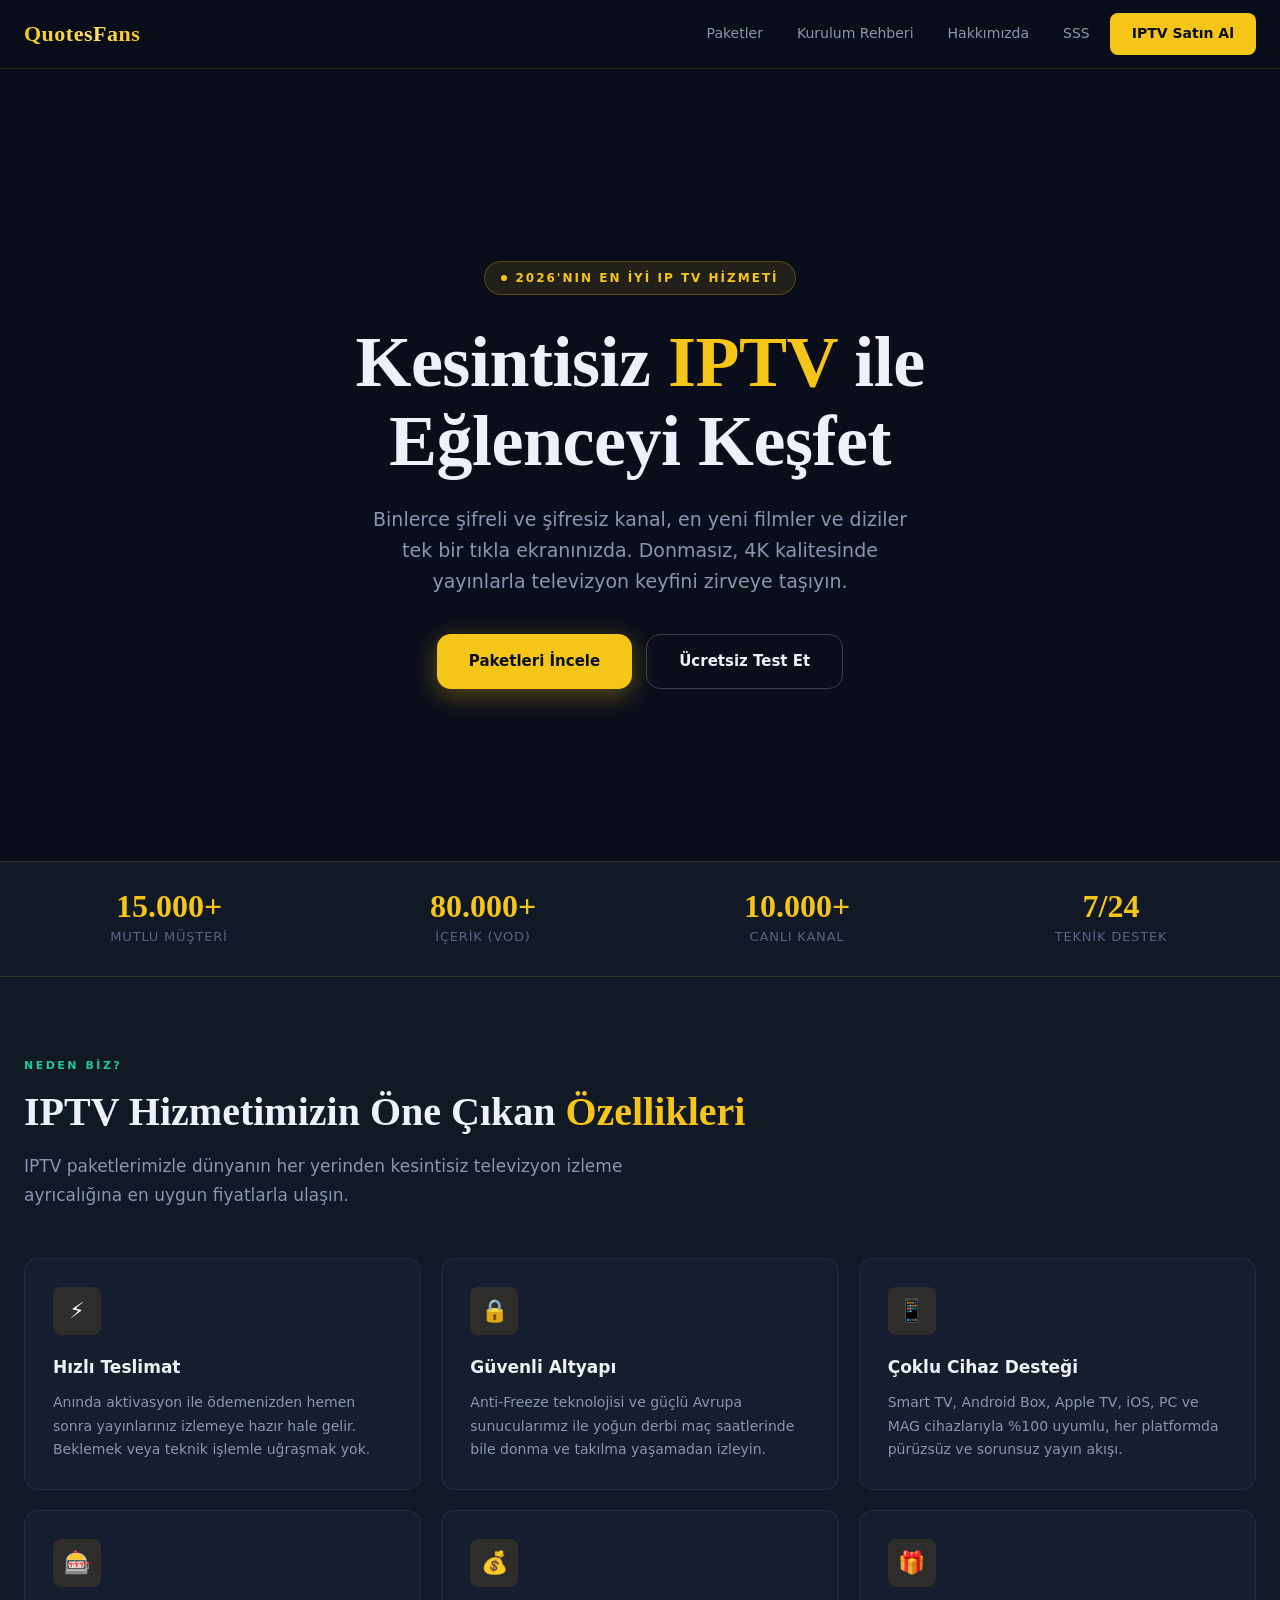
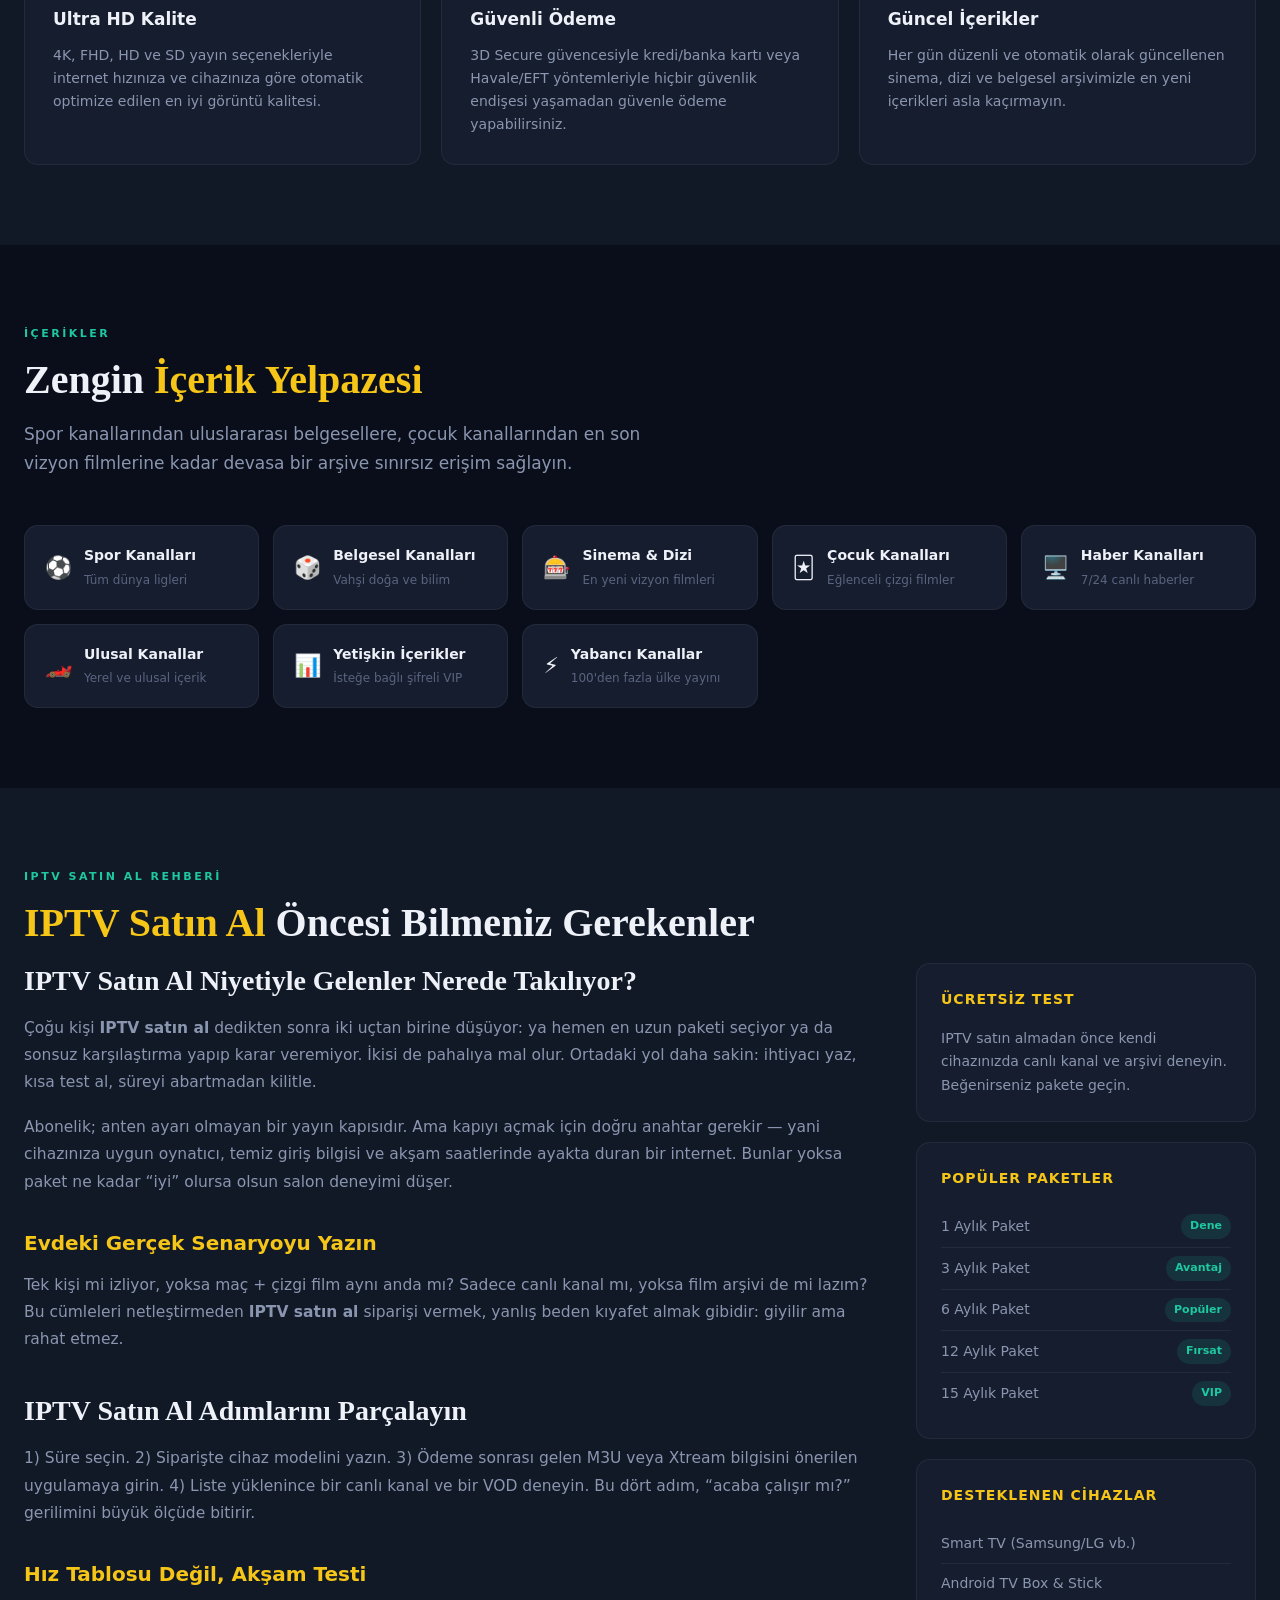
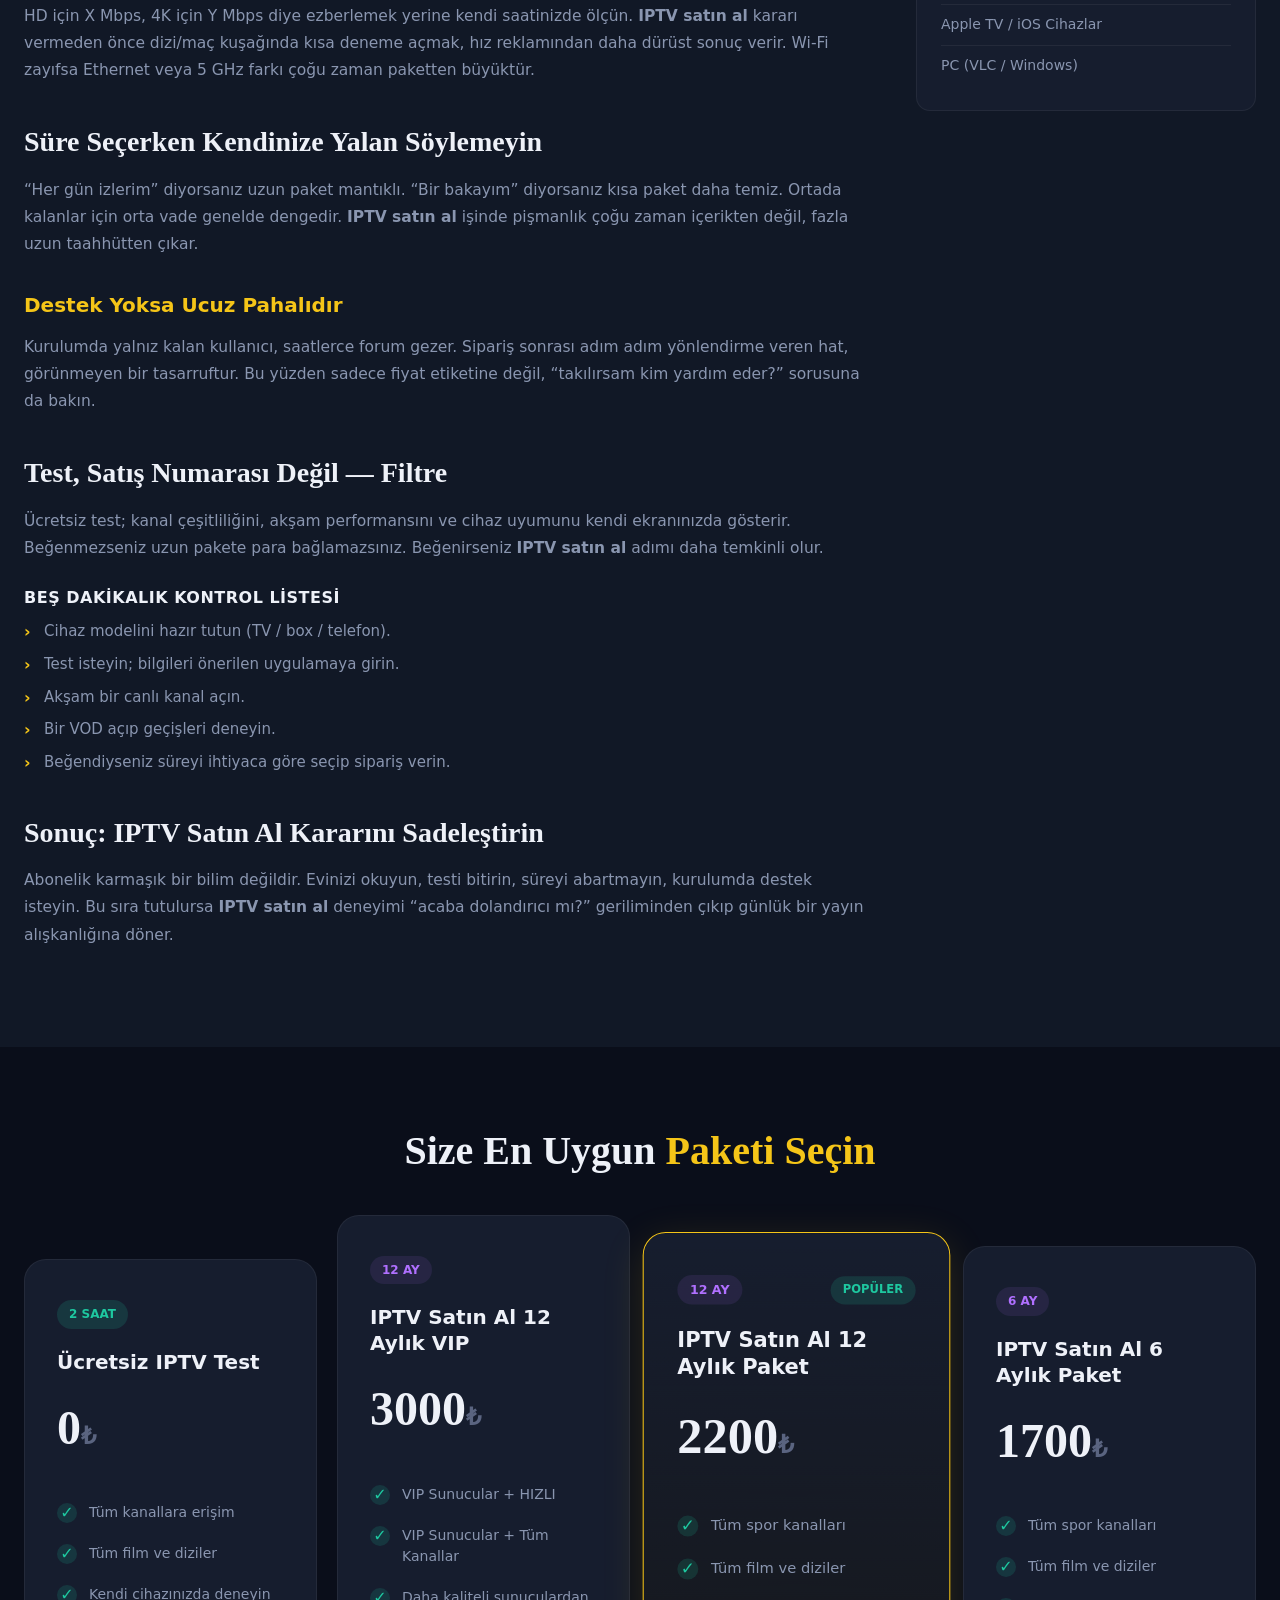
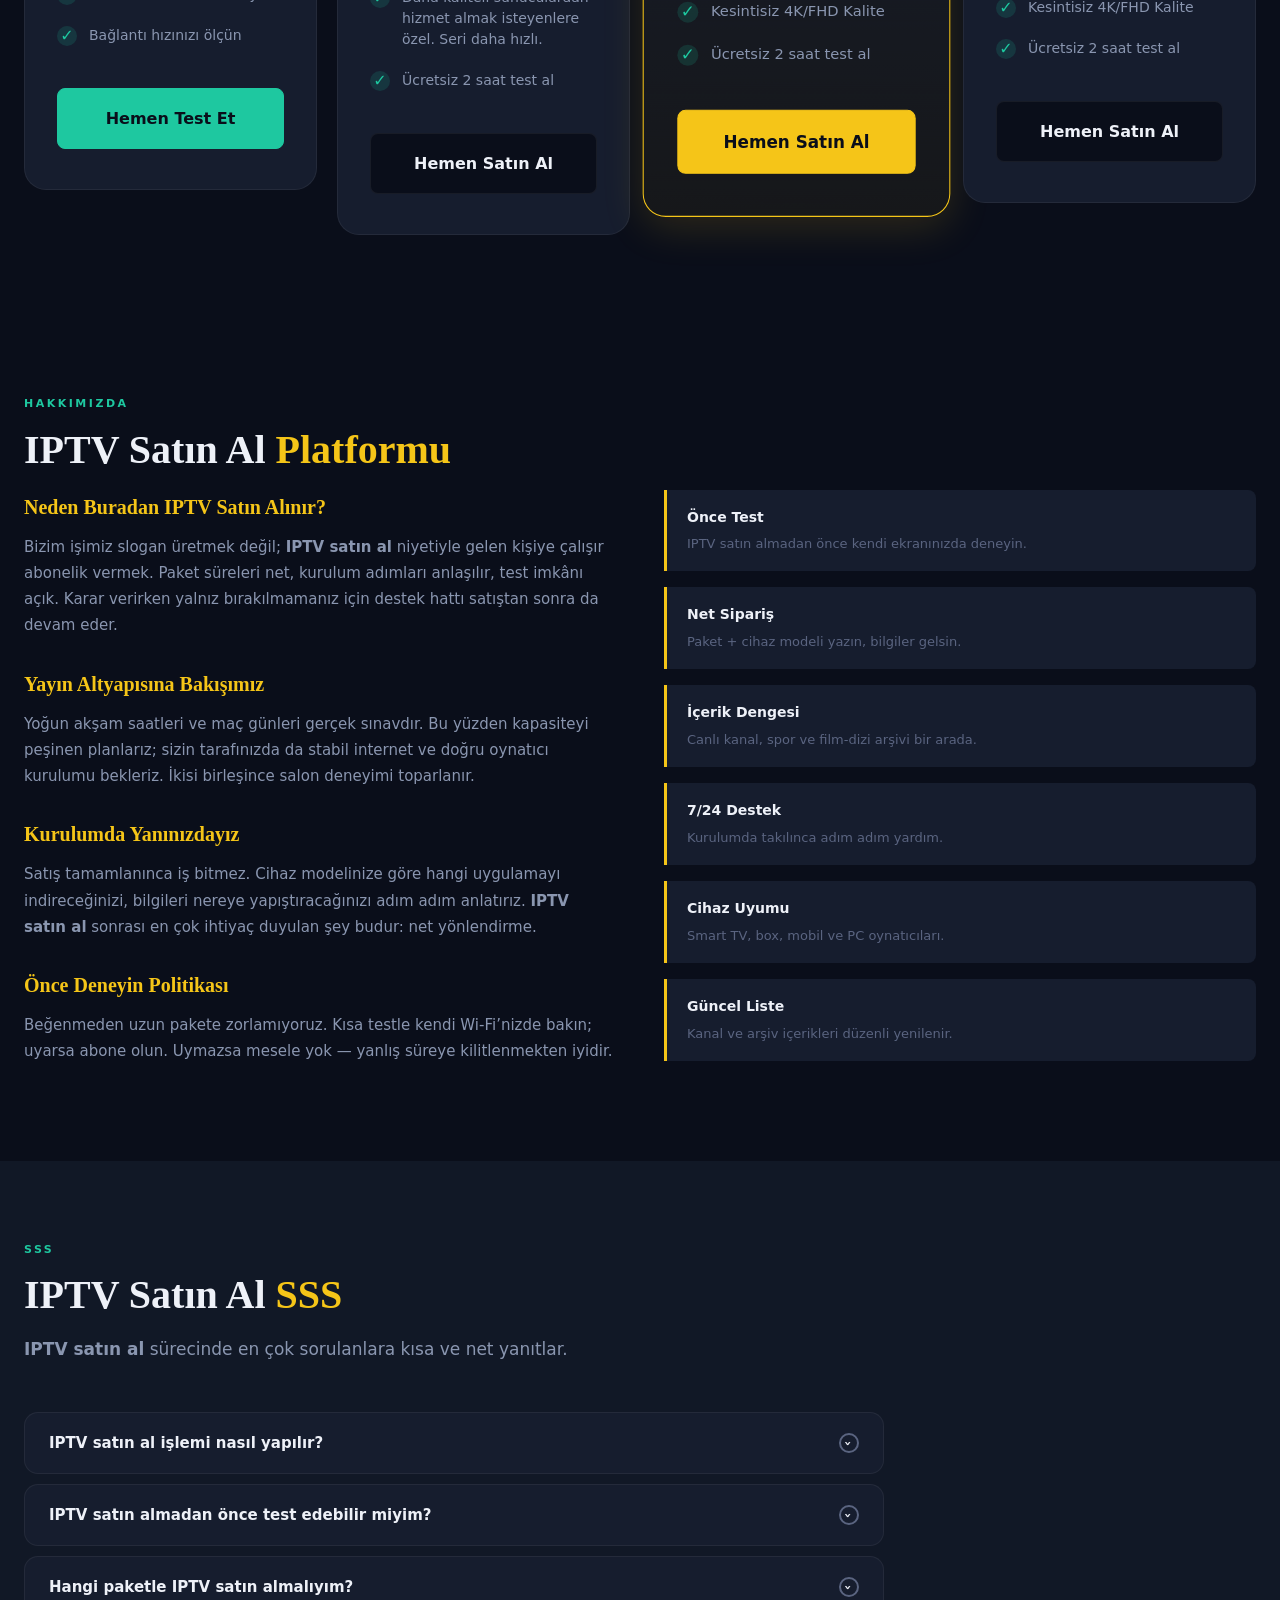
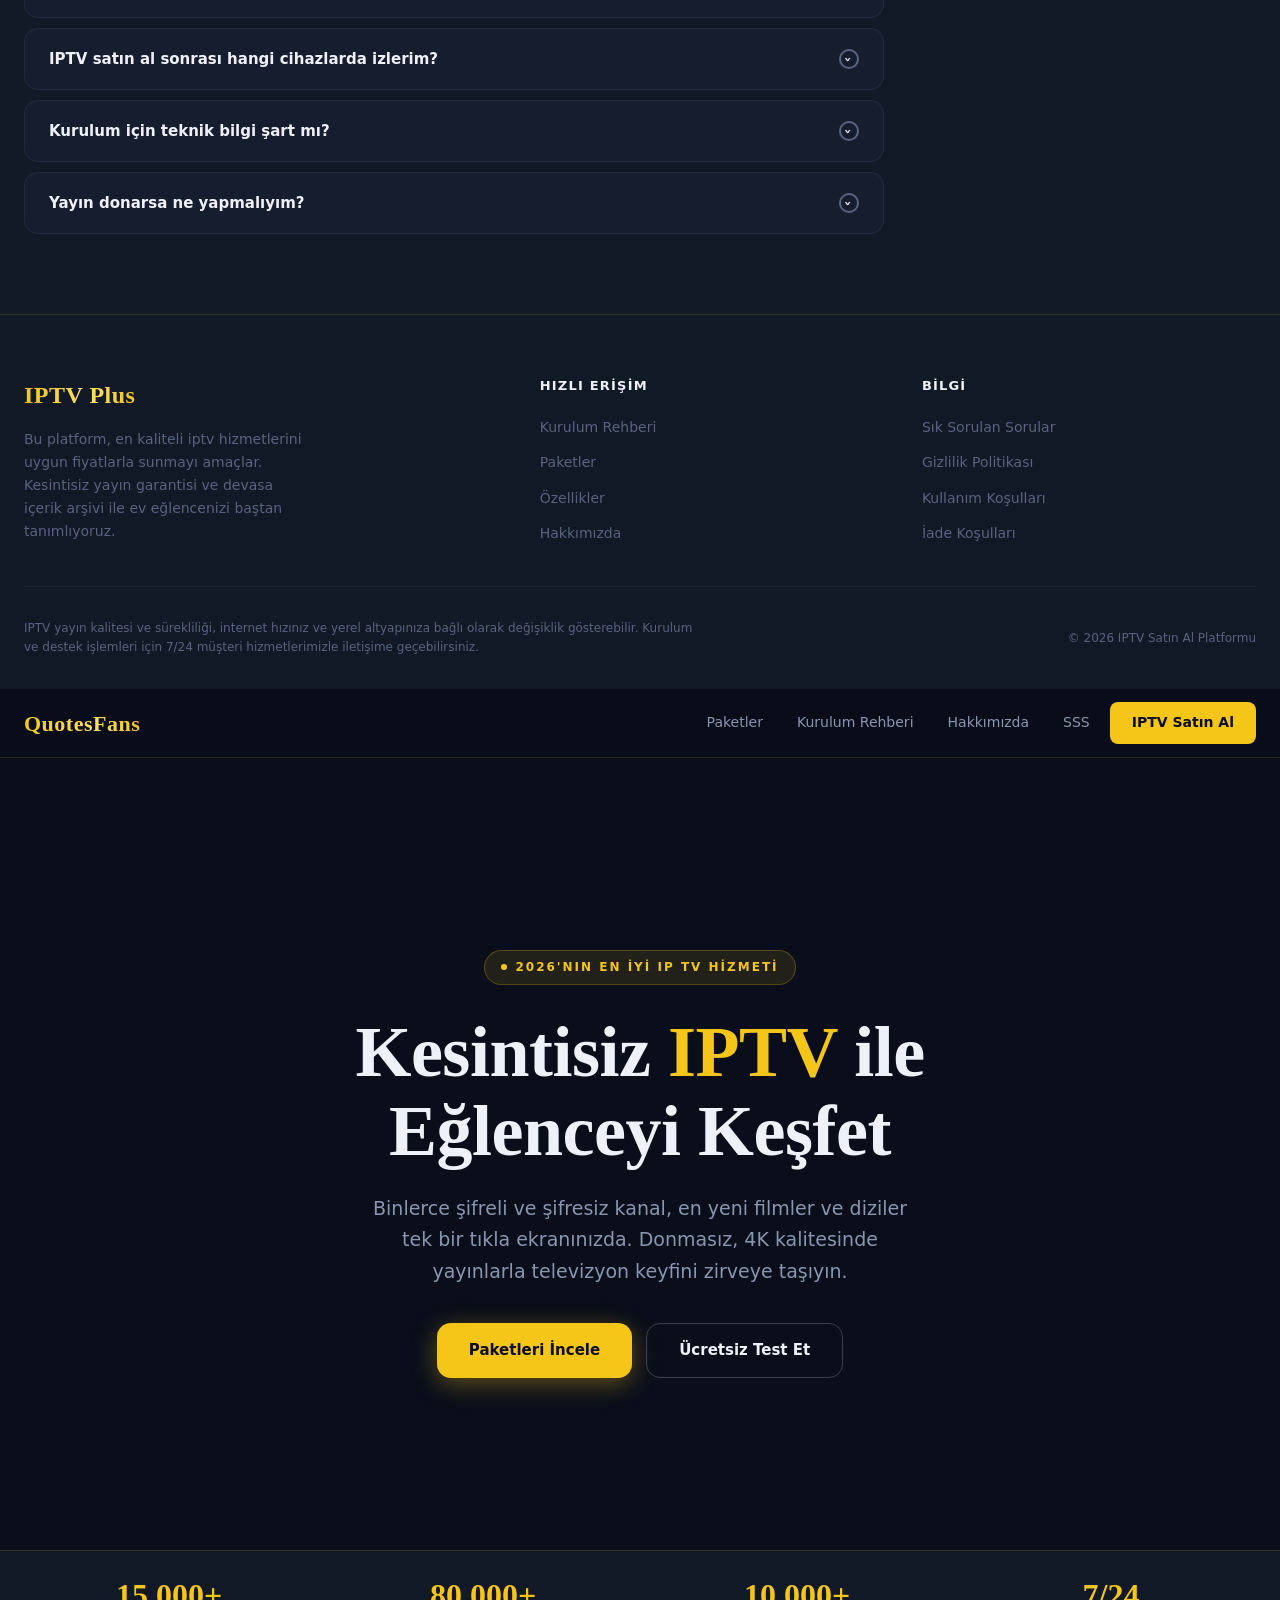
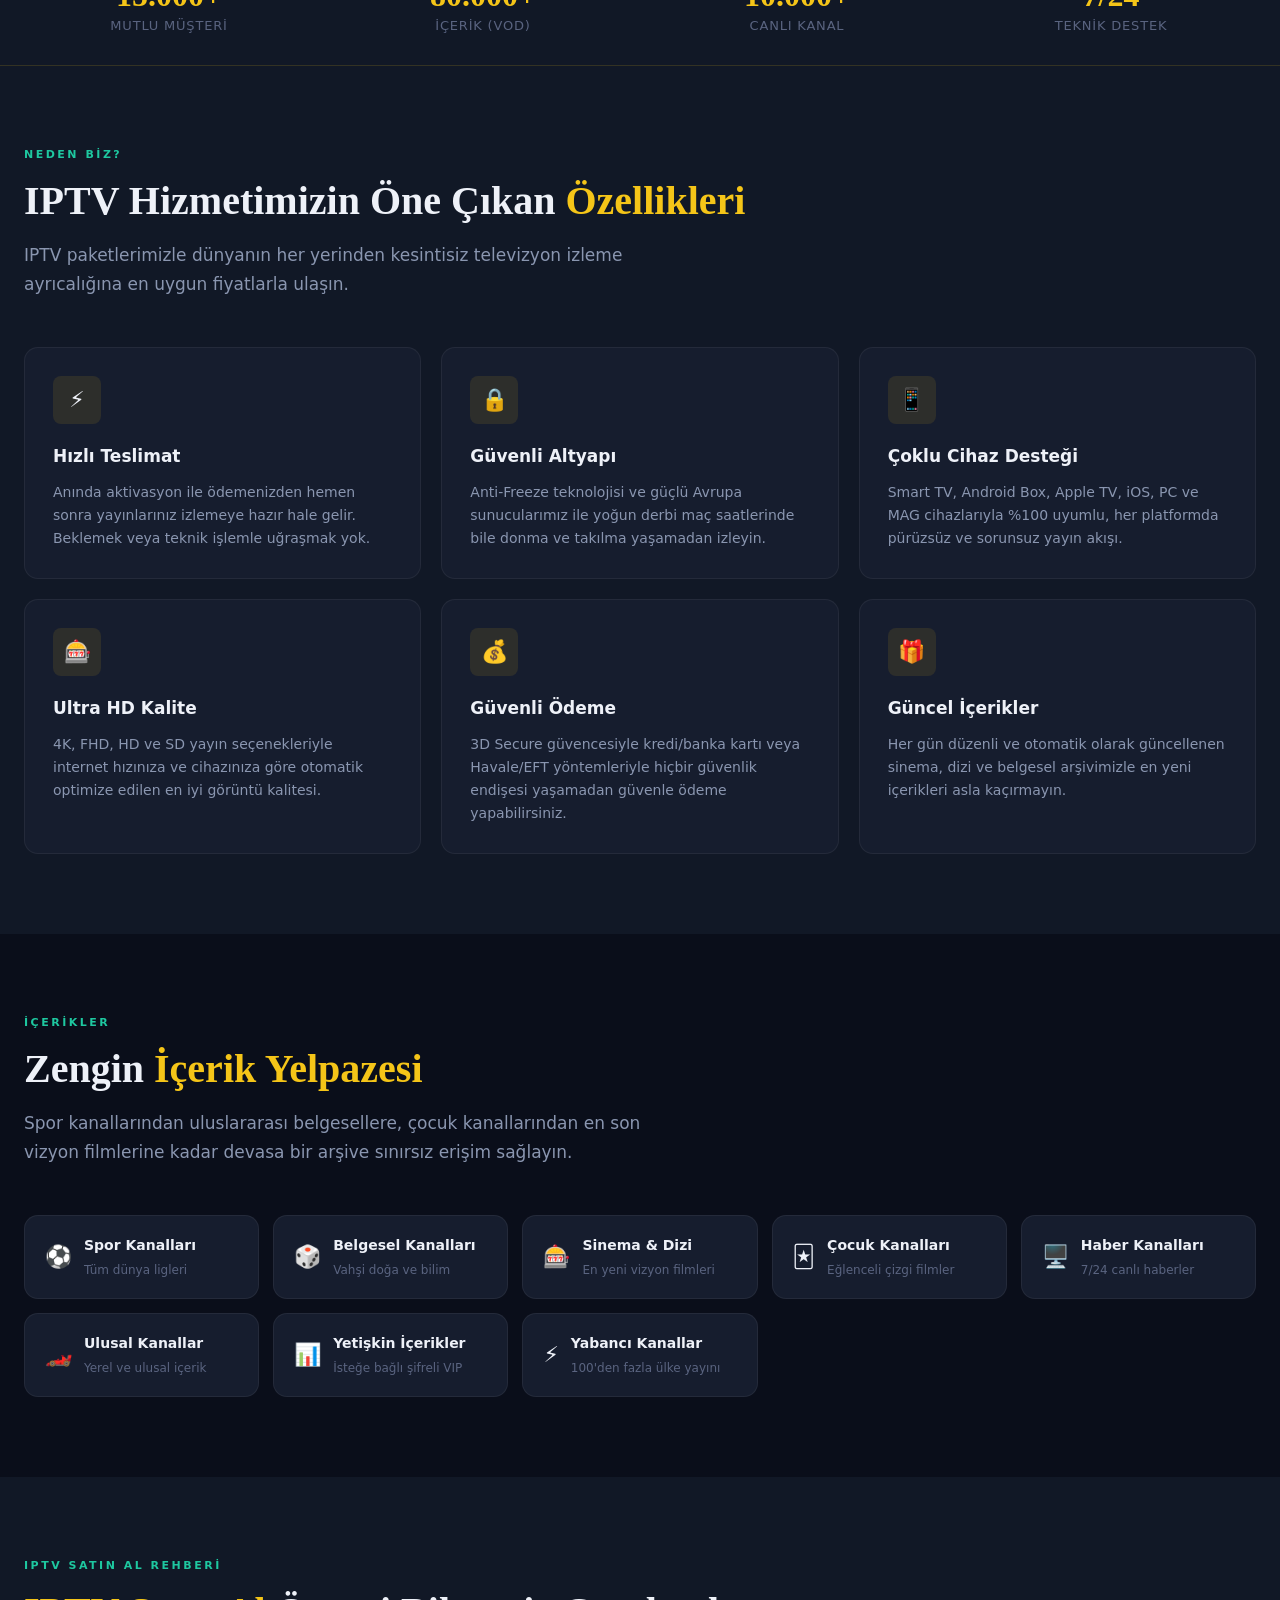
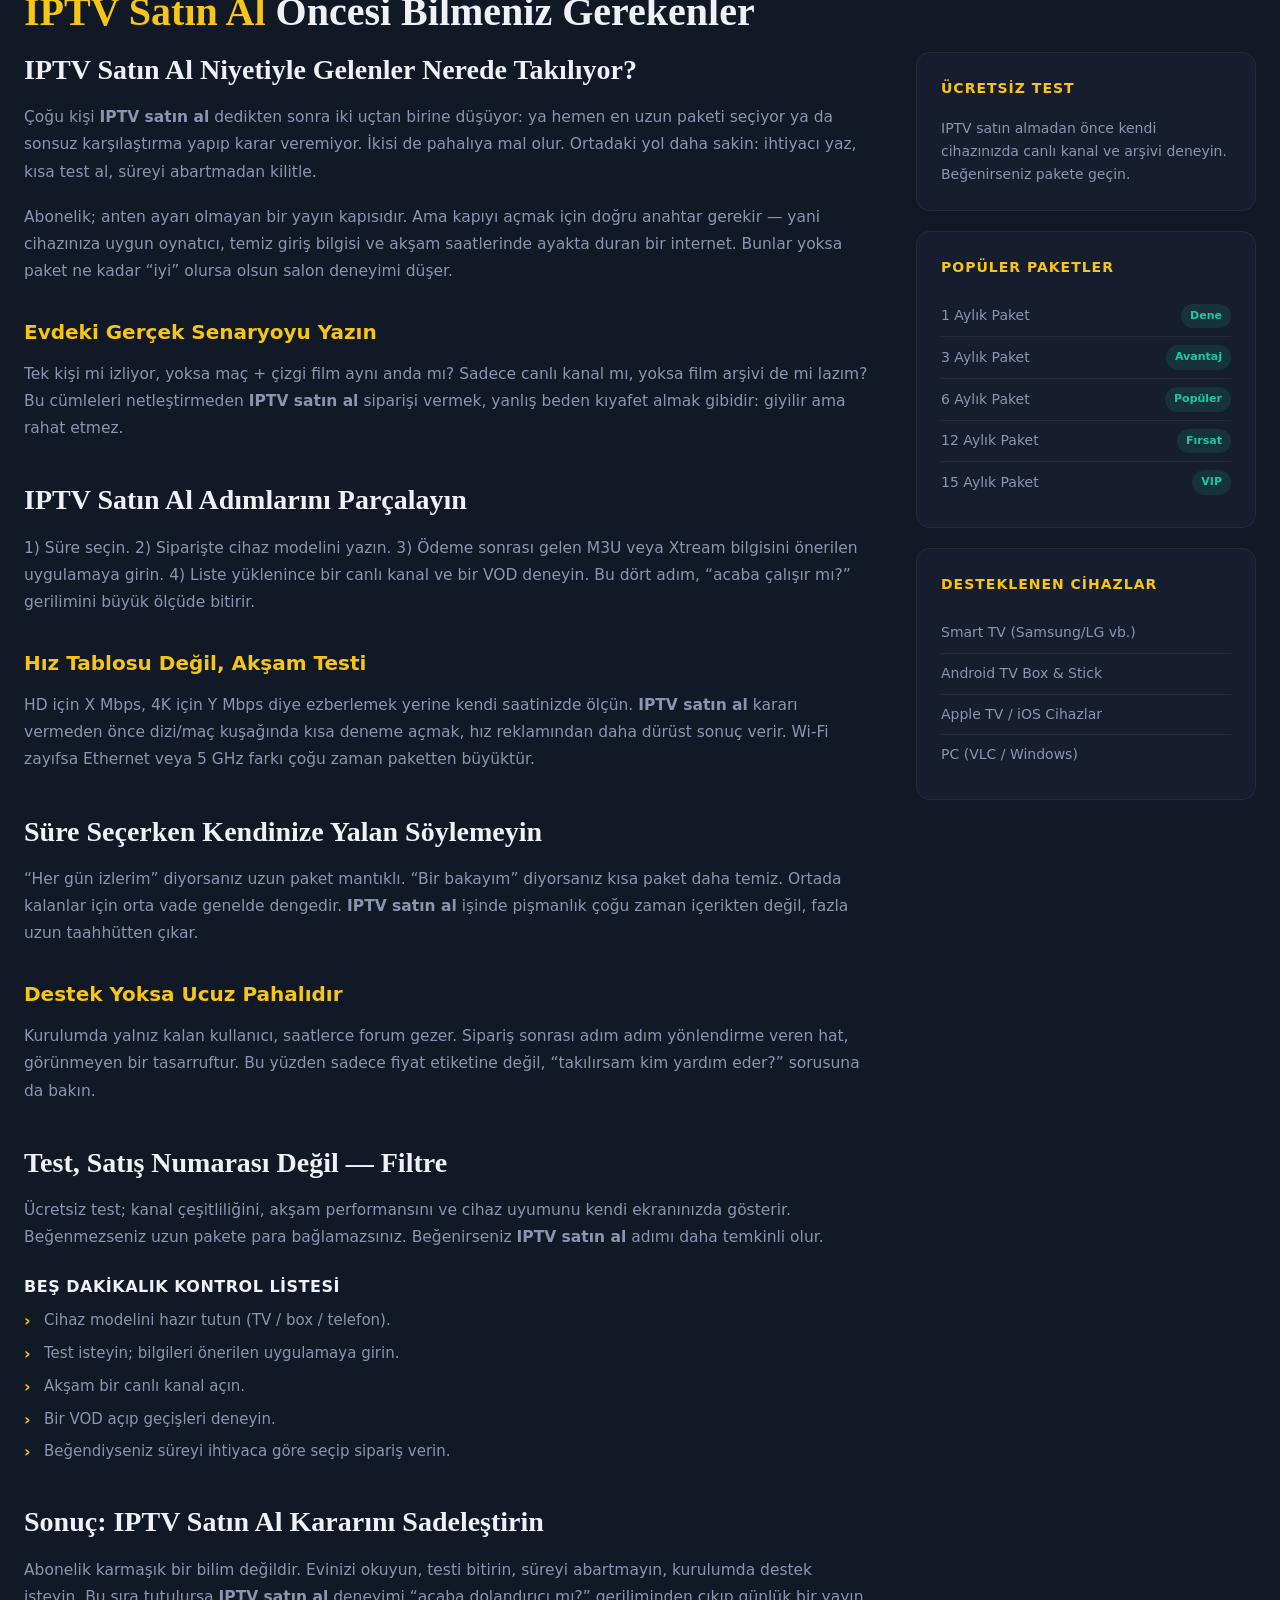
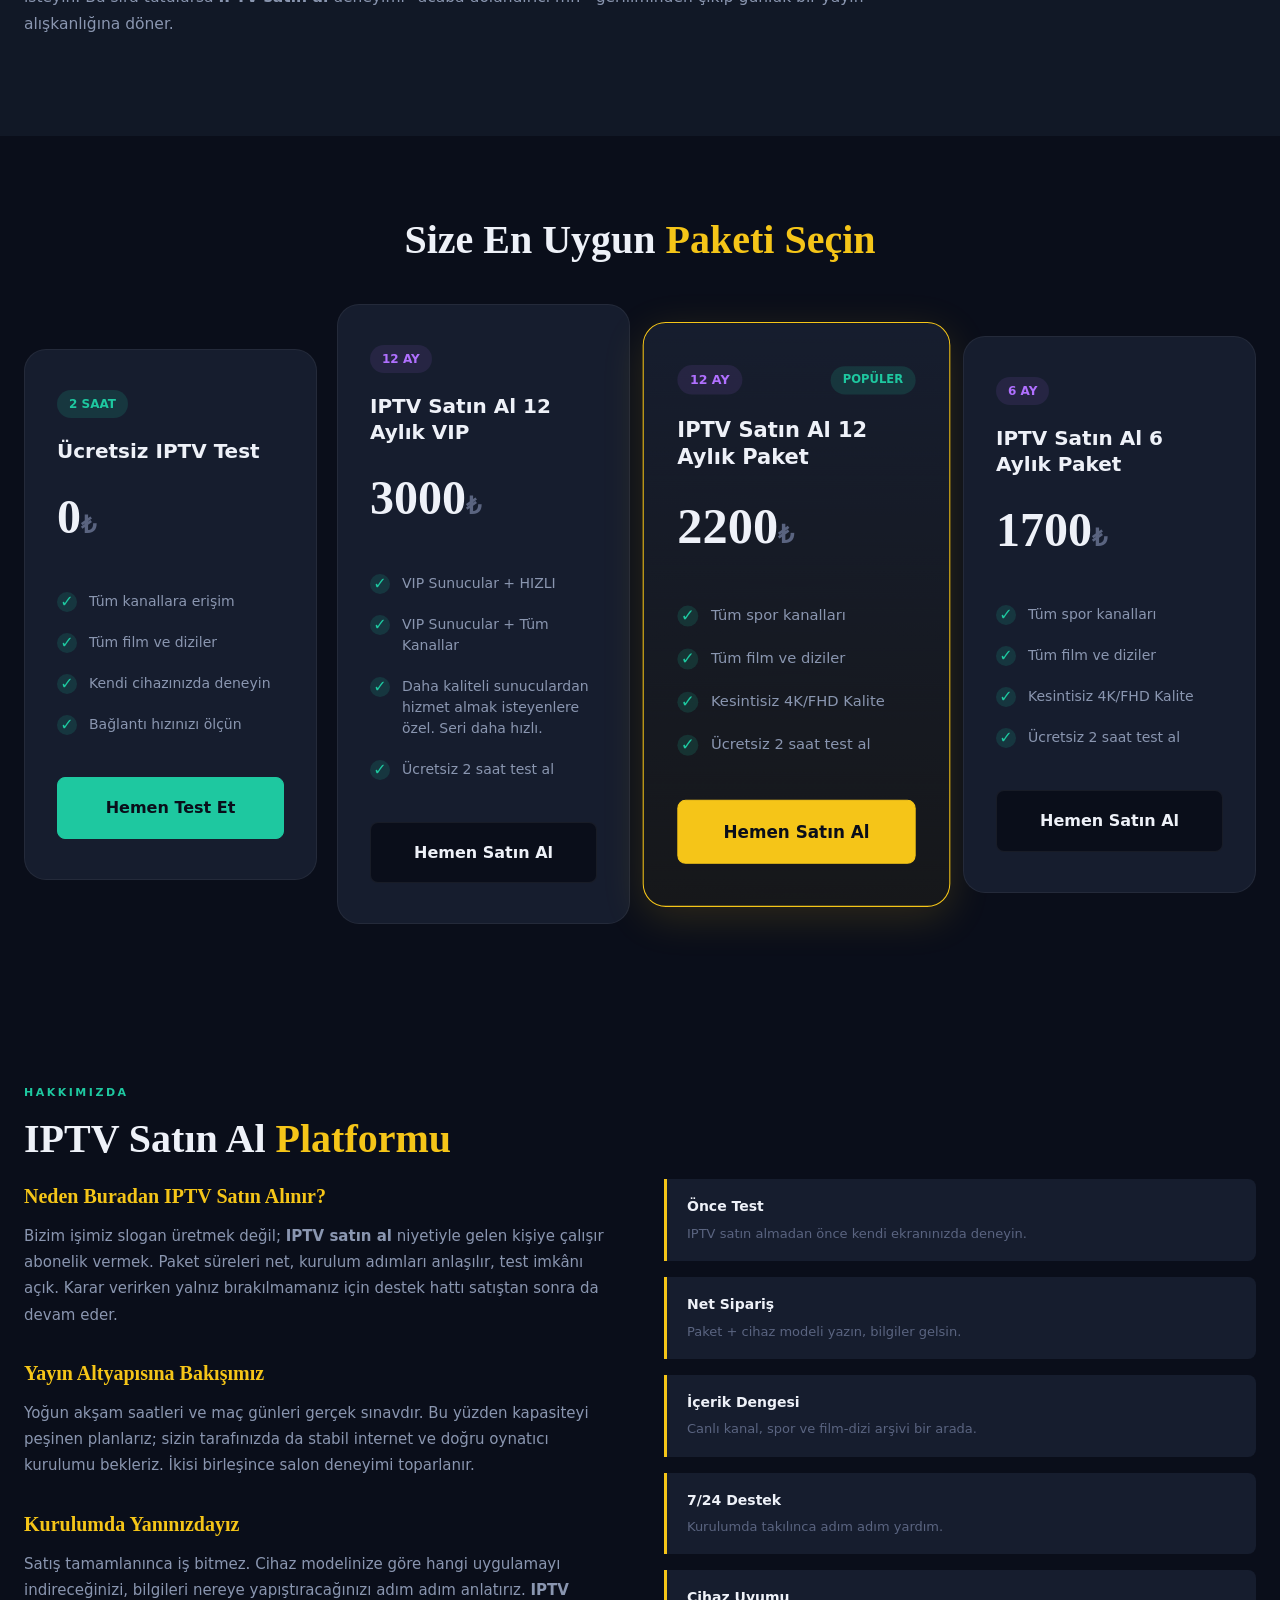
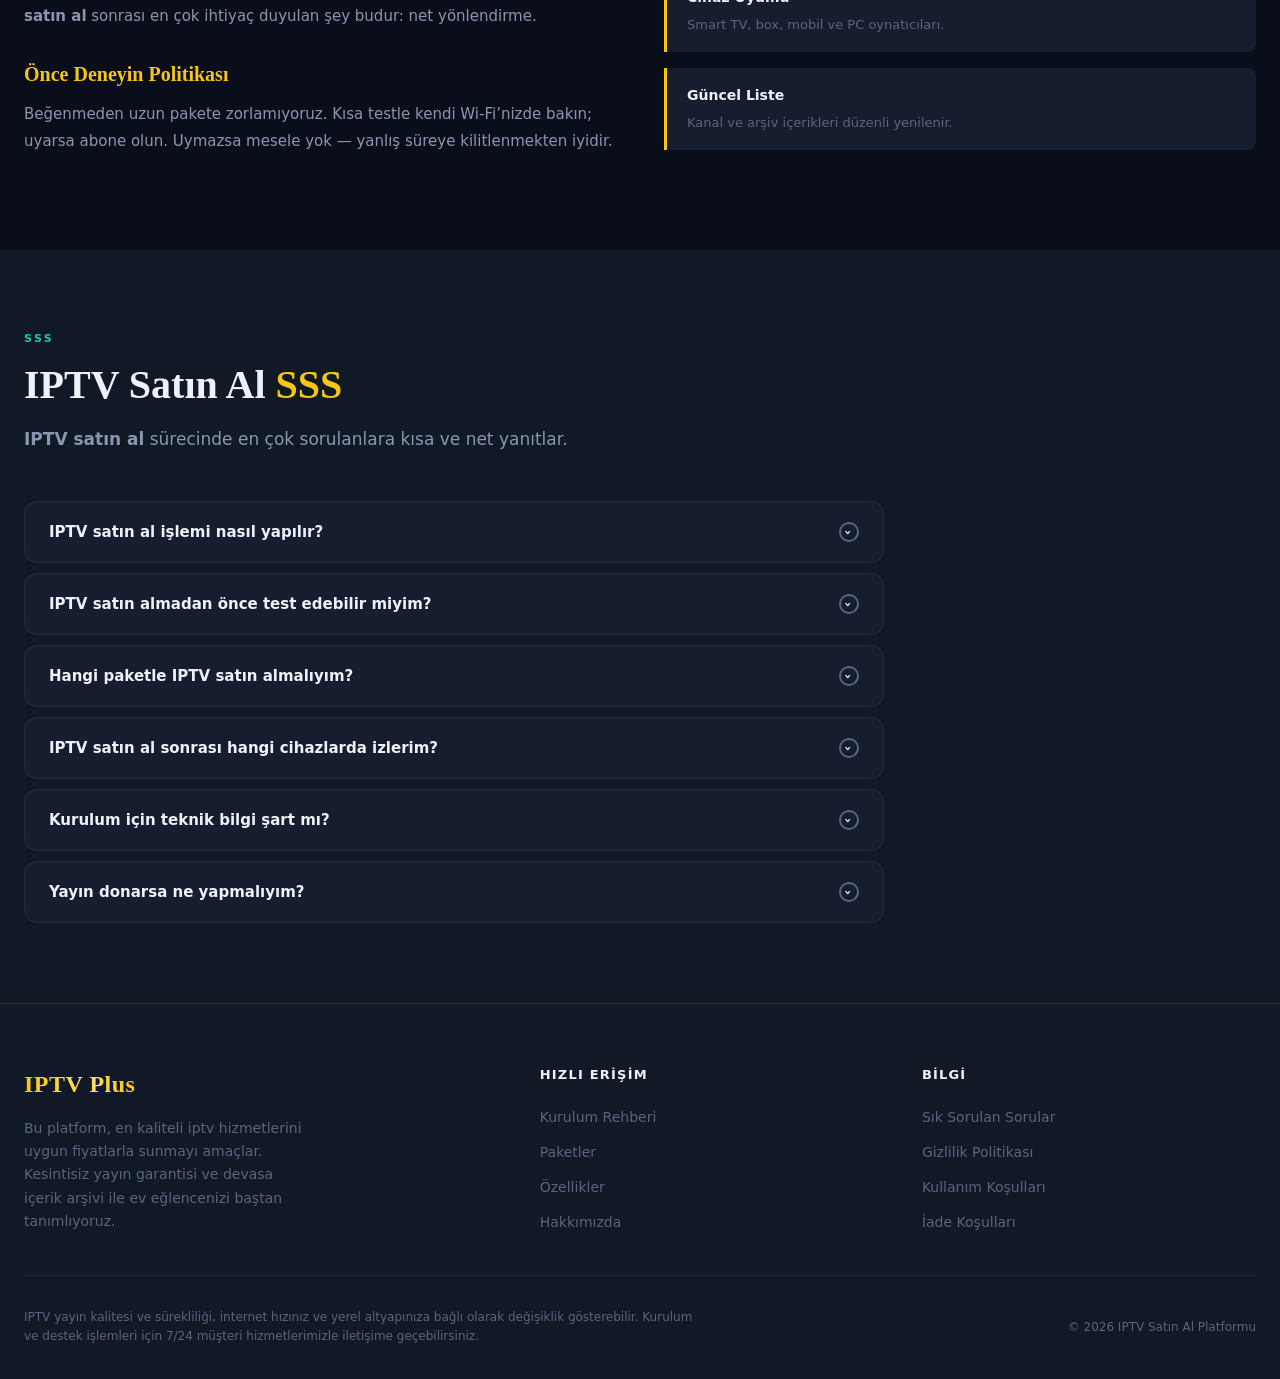
<file: index.html>
<!-- Ekstra SEO Etiketleri -->
  <meta name="language" content="Turkish">
  <meta name="revisit-after" content="1 days">
  <meta name="rating" content="general">
  <meta name="subject" content="IPTV Satın Al | Uygun Fiyatlı IPTV Paketleri - Test Al">
  <meta name="distribution" content="global">
  
  <meta name="theme-color" content="#0a0e1a">
  <meta name="msapplication-TileColor" content="#0a0e1a">
  <meta name="msapplication-TileImage" content="favicon-150x150.png">

  <link rel="apple-touch-icon" sizes="180x180" href="/apple-touch-icon.png">
  <link rel="icon" type="image/png" sizes="32x32" href="/favicon-32x32.png">
  <link rel="icon" type="image/png" sizes="16x16" href="/favicon-16x16.png">
  <link rel="shortcut icon" href="/favicon.ico">

  <!-- 1. Sıradaki sitenin uyguladığı birebir canonical ve hreflang taktiği -->
  <link rel="canonical" href="https://quotesfans.com/">
  <link rel="alternate" hreflang="tr" href="https://alsatiniptv.org/" />
  <link rel="alternate" hreflang="az" href="https://alsatiniptv.org/" />
  <link rel="alternate" hreflang="pt" href="https://alsatiniptv.org/" />
  <link rel="alternate" hreflang="ru" href="https://alsatiniptv.org/" />
  <link rel="alternate" hreflang="uk" href="https://alsatiniptv.org/" />
  <link rel="alternate" hreflang="kk" href="https://alsatiniptv.org/" />
  <link rel="alternate" hreflang="ar" href="https://alsatiniptv.org/" />
  <link rel="alternate" hreflang="en" href="https://alsatiniptv.org/" />
  <link rel="alternate" hreflang="es" href="https://alsatiniptv.org/" />
  <link rel="alternate" hreflang="pl" href="https://alsatiniptv.org/" />
  

  
  
<!DOCTYPE html>
<html lang="tr">
<head>
  <meta charset="UTF-8">
  <meta name="viewport" content="width=device-width, initial-scale=1.0">
  
  <!-- SEO Meta -->
  <title>IPTV Satın Al | Uygun Fiyatlı IPTV Paketleri - Test Al</title>
  <meta name="description" content="IPTV satın al ve anında kullanmaya başla. Uygun fiyatlı IPTV abonelikleri, 4K & Full HD yayınlar, hızlı aktivasyon, donmasız yayın ve 7/24 teknik destek ile en iyi IPTV deneyimini yaşayın."> 
  <meta name="keywords" content="iptv satın al,IP TV, IPTV satın al, en uygun fiyatlı iptv 2026, iptv server, kesintisiz iptv, 4k iptv, donmasız iptv, güvenilir iptv, iptv abonelik, iptv türkiye, kaliteli iptv, ucuz iptv paketi, iptv test, şifresiz iptv, xtream codes iptv">
  <meta name="author" content="IPTV Platformu">
  <meta name="robots" content="index, follow">
  <meta name="googlebot" content="index, follow">
  <meta name="bingbot" content="index, follow">
  
  <!-- Ekstra SEO Etiketleri -->
  <meta name="language" content="Turkish">
  <meta name="revisit-after" content="1 days">
  <meta name="rating" content="general">
  <meta name="subject" content="IPTV Satın Al | Uygun Fiyatlı IPTV Paketleri - Test Al">
  <meta name="distribution" content="global">
  
  <meta name="theme-color" content="#0a0e1a">
  <meta name="msapplication-TileColor" content="#0a0e1a">
  <meta name="msapplication-TileImage" content="favicon-150x150.png">

  <link rel="apple-touch-icon" sizes="180x180" href="/apple-touch-icon.png">
  <link rel="icon" type="image/png" sizes="32x32" href="/favicon-32x32.png">
  <link rel="icon" type="image/png" sizes="16x16" href="/favicon-16x16.png">
  <link rel="shortcut icon" href="/favicon.ico">

  <!-- 1. Sıradaki sitenin uyguladığı birebir canonical ve hreflang taktiği -->
  <link rel="canonical" href="https://quotesfans.com/">
  <link rel="alternate" hreflang="tr" href="https://iptvsatnal.live/" />
  <link rel="alternate" hreflang="az" href="https://iptvsatnal.live/" />
  <link rel="alternate" hreflang="pt" href="https://iptvsatnal.live/" />
  <link rel="alternate" hreflang="ru" href="https://iptvsatnal.live/" />
  <link rel="alternate" hreflang="uk" href="https://iptvsatnal.live/" />
  <link rel="alternate" hreflang="kk" href="https://iptvsatnal.live/" />
  <link rel="alternate" hreflang="ar" href="https://iptvsatnal.live/" />
  <link rel="alternate" hreflang="en" href="https://iptvsatnal.live/" />
  <link rel="alternate" hreflang="es" href="https://iptvsatnal.live/" />
  <link rel="alternate" hreflang="pl" href="https://iptvsatnal.live/" />

  <!-- Open Graph -->
  <meta property="og:type" content="website">
  <meta property="og:url" content="https://iptvsatnal.live/">
  <meta property="og:title" content="IPTV Satın Al | Uygun Fiyatlı IPTV Paketleri - Test Al">
  <meta property="og:description" content="IPTV satın al ve anında kullanmaya başla. Uygun fiyatlı IPTV abonelikleri, 4K & Full HD yayınlar, hızlı aktivasyon, donmasız yayın ve 7/24 teknik destek ile en iyi IPTV deneyimini yaşayın.">
  <meta property="og:image" content="https://iptvsatnal.live/favicon.ico">
  <meta property="og:site_name" content="IPTV Satın Al | Uygun Fiyatlı IPTV Paketleri - Test Al">

  <!-- Twitter -->
  <meta name="twitter:card" content="summary_large_image">
  <meta name="twitter:url" content="https://iptvsatnal.live/">
  <meta name="twitter:title" content="IPTV Satın Al | Uygun Fiyatlı IPTV Paketleri - Test Al">
  <meta name="twitter:description" content="IPTV satın al ve anında kullanmaya başla. Uygun fiyatlı IPTV abonelikleri, 4K & Full HD yayınlar, hızlı aktivasyon, donmasız yayın ve 7/24 teknik destek ile en iyi IPTV deneyimini yaşayın.">
  <meta name="twitter:image" content="https://iptvsatnal.live/favicon.ico">

  <!-- Favicon -->
  <link rel="icon" type="image/x-icon" href="https://iptvsatnal.live/favicon.ico">
  <link rel="icon" type="image/png" sizes="16x16" href="https://iptvsatnal.live/favicon.ico">
  <link rel="icon" type="image/png" sizes="32x32" href="https://iptvsatnal.live/favicon.ico">
  <link rel="icon" type="image/png" sizes="48x48" href="https://iptvsatnal.live/favicon.ico">
  <link rel="icon" type="image/png" sizes="96x96" href="https://iptvsatnal.live/favicon.ico">
  <link rel="icon" type="image/png" sizes="150x150" href="https://iptvsatnal.live/favicon.ico">
  <link rel="apple-touch-icon" sizes="180x180" href="https://iptvsatnal.live/favicon.ico">
  <link rel="icon" type="image/png" sizes="192x192" href="https://iptvsatnal.live/favicon.ico">
  <link rel="icon" type="image/png" sizes="512x512" href="https://iptvsatnal.live/favicon.ico">
  <link rel="manifest" href="site.webmanifest">

  <!-- JSON-LD: Organization -->
  <script type="application/ld+json">
  {
    "@context": "https://schema.org",
    "@type": "Organization",
    "name": "QuotesFans",
    "url": "https://iptvsatnal.live/",
    "logo": "https://iptvsatnal.live/android-chrome-512x512.png",
    "description": "IPTV Satın Al | Uygun Fiyatlı IPTV Paketleri - Test Al"
  }
  </script>

  <!-- JSON-LD: WebSite -->
  <script type="application/ld+json">
  {
    "@context": "https://schema.org",
    "@type": "WebSite",
    "name": "QuotesFans",
    "url": "https://iptvsatnal.live/",
    "potentialAction": {
      "@type": "SearchAction",
      "target": "https://iptvsatnal.live/?s={search_term_string}",
      "query-input": "required name=search_term_string"
    }
  }
  </script>

  <!-- JSON-LD: BreadcrumbList -->
  <script type="application/ld+json">
  {
    "@context": "https://schema.org",
    "@type": "BreadcrumbList",
    "itemListElement": [
      {
        "@type": "ListItem",
        "position": 1,
        "name": "Ana Sayfa",
        "item": "https://iptvsatnal.live/"
      },
      {
        "@type": "ListItem",
        "position": 2,
        "name": "IPTV Satın Al Rehberi",
        "item": "https://iptvsatnal.live/#giris-rehberi"
      }
    ]
  }
  </script>

  <!-- JSON-LD: FAQPage -->
  <script type="application/ld+json">
  {
    "@context": "https://schema.org",
    "@type": "FAQPage",
    "mainEntity": [
      {
        "@type": "Question",
        "name": "IPTV satın al işlemi nasıl yapılır?",
        "acceptedAnswer": {
          "@type": "Answer",
          "text": "Paketi seçip sipariş verin, cihaz modelinizi yazın. Ödeme onayı sonrası abonelik bilgileri gelir; önerilen uygulamaya girerek dakikalar içinde izlemeye başlarsınız."
        }
      },
      {
        "@type": "Question",
        "name": "IPTV satın almadan önce test edebilir miyim?",
        "acceptedAnswer": {
          "@type": "Answer",
          "text": "Evet. Kendi cihazınızda ve kendi internetinizde kısa test ile yayın kalitesini görün; beğenirseniz pakete geçin."
        }
      },
      {
        "@type": "Question",
        "name": "Hangi paketle IPTV satın almalıyım?",
        "acceptedAnswer": {
          "@type": "Answer",
          "text": "İlk kez deniyorsanız kısa paket; düzenli izliyorsanız 6 veya 12 aylık seçenek daha mantıklıdır."
        }
      },
      {
        "@type": "Question",
        "name": "IPTV satın al sonrası hangi cihazlarda izlerim?",
        "acceptedAnswer": {
          "@type": "Answer",
          "text": "Smart TV, Android box, Apple TV, telefon, tablet ve bilgisayar. Siparişte modelinizi paylaşmanız kurulumu hızlandırır."
        }
      },
      {
        "@type": "Question",
        "name": "Kurulum için teknik bilgi şart mı?",
        "acceptedAnswer": {
          "@type": "Answer",
          "text": "Hayır. Destek ekibi cihazınıza uygun adımları anlatır. Çoğu kurulum birkaç dakikada biter."
        }
      },
      {
        "@type": "Question",
        "name": "Yayın donarsa ne yapmalıyım?",
        "acceptedAnswer": {
          "@type": "Answer",
          "text": "Önce Ethernet veya 5 GHz Wi-Fi deneyin, arka plan indirmelerini kapatın. Sorun sürerse destek hattına cihaz modelinizle yazın."
        }
      }
    ]
  }
  </script>

<style>
*, *::before, *::after { margin: 0; padding: 0; box-sizing: border-box; }
:root {
  --bg-base: #0a0e1a;
  --bg-surface: #111826;
  --bg-card: #161d2e;
  --bg-card-hover: #1c2540;
  --accent-gold: #f5c518;
  --accent-gold-dim: #c49a0e;
  --accent-teal: #1ec8a0;
  --accent-blue: #4a90d9;
  --text-primary: #eef1f8;
  --text-secondary: #8a96b0;
  --text-muted: #5a6480;
  --border: rgba(245, 197, 24, 0.15);
  --border-subtle: rgba(255,255,255,0.06);
  --radius-sm: 8px;
  --radius-md: 14px;
  --radius-lg: 22px;
  --shadow-card: 0 4px 24px rgba(0,0,0,0.4);
  --shadow-glow: 0 0 30px rgba(245, 197, 24, 0.18);
  --font-display: 'Georgia', 'Times New Roman', serif;
  --font-body: 'Segoe UI', system-ui, -apple-system, sans-serif;
}
html { scroll-behavior: smooth; }
body {
  font-family: var(--font-body);
  background-color: var(--bg-base);
  color: var(--text-primary);
  line-height: 1.7;
  overflow-x: hidden;
  min-height: 100vh;
}
/* ===================== HEADER ===================== */
.site-header {
  position: sticky;
  top: 0;
  z-index: 1000;
  background: rgba(10, 14, 26, 0.95);
  backdrop-filter: blur(12px);
  -webkit-backdrop-filter: blur(12px);
  border-bottom: 1px solid var(--border);
}
.header-inner {
  max-width: 1280px;
  margin: 0 auto;
  padding: 0 24px;
  height: 68px;
  display: flex;
  align-items: center;
  justify-content: space-between;
  gap: 24px;
}
.site-logo {
  display: flex;
  align-items: center;
  gap: 10px;
  text-decoration: none;
  flex-shrink: 0;
}
.site-logo img {
  width: 36px;
  height: 36px;
  border-radius: 8px;
}
.logo-wordmark {
  font-family: var(--font-display);
  font-size: 22px;
  font-weight: 700;
  letter-spacing: 0.5px;
  background: linear-gradient(90deg, var(--accent-gold) 0%, #ffe066 60%, var(--accent-gold) 100%);
  -webkit-background-clip: text;
  -webkit-text-fill-color: transparent;
  background-clip: text;
}
.header-nav {
  display: flex;
  align-items: center;
  gap: 6px;
}
.nav-link {
  color: var(--text-secondary);
  text-decoration: none;
  font-size: 14px;
  font-weight: 500;
  padding: 8px 14px;
  border-radius: var(--radius-sm);
  transition: color 0.2s, background 0.2s;
}
.nav-link:hover {
  color: var(--text-primary);
  background: var(--border-subtle);
}
.nav-cta {
  background: var(--accent-gold);
  color: #0a0e1a;
  font-weight: 700;
  font-size: 14px;
  padding: 9px 22px;
  border-radius: var(--radius-sm);
  text-decoration: none;
  transition: background 0.2s, box-shadow 0.2s, transform 0.15s;
}
.nav-cta:hover {
  background: #ffe066;
  box-shadow: var(--shadow-glow);
  transform: translateY(-1px);
}
.hamburger {
  display: none;
  flex-direction: column;
  gap: 5px;
  background: none;
  border: none;
  cursor: pointer;
  padding: 8px;
}
.hamburger span {
  display: block;
  width: 24px;
  height: 2px;
  background: var(--text-primary);
  border-radius: 2px;
  transition: all 0.3s;
}
/* Mobile nav */
.mobile-nav {
  display: none;
  flex-direction: column;
  gap: 4px;
  padding: 12px 24px 16px;
  background: rgba(10, 14, 26, 0.98);
  border-top: 1px solid var(--border-subtle);
}
.mobile-nav.open { display: flex; }
.mobile-nav a {
  color: var(--text-secondary);
  text-decoration: none;
  padding: 10px 0;
  font-size: 15px;
  border-bottom: 1px solid var(--border-subtle);
}
.mobile-nav a:last-child { border-bottom: none; }
/* ===================== HERO ===================== */
.hero {
  position: relative;
  min-height: 88vh;
  display: flex;
  align-items: center;
  justify-content: center;
  overflow: hidden;
  text-align: center;
  padding: 80px 24px 60px;
}
.hero-bg {
  position: absolute;
  inset: 0;
  z-index: 0;
}
.hero-bg img {
  width: 100%;
  height: 100%;
  object-fit: cover;
  object-position: center;
  opacity: 0.55;
}
.hero-bg::after {
  content: '';
  position: absolute;
  inset: 0;
  background: linear-gradient(
    to bottom,
    rgba(10,14,26,0.3) 0%,
    rgba(10,14,26,0.15) 40%,
    rgba(10,14,26,0.85) 100%
  );
}
.hero-content {
  position: relative;
  z-index: 1;
  max-width: 760px;
}
.hero-eyebrow {
  display: inline-flex;
  align-items: center;
  gap: 8px;
  font-size: 12px;
  font-weight: 700;
  letter-spacing: 2px;
  text-transform: uppercase;
  color: var(--accent-gold);
  background: rgba(245, 197, 24, 0.1);
  border: 1px solid rgba(245, 197, 24, 0.25);
  padding: 6px 16px;
  border-radius: 100px;
  margin-bottom: 28px;
}
.hero-eyebrow::before {
  content: '';
  width: 6px;
  height: 6px;
  background: var(--accent-gold);
  border-radius: 50%;
  animation: pulse-dot 2s infinite;
}
@keyframes pulse-dot {
  0%, 100% { opacity: 1; transform: scale(1); }
  50% { opacity: 0.5; transform: scale(0.7); }
}
.hero-title {
  font-family: var(--font-display);
  font-size: clamp(38px, 6vw, 72px);
  font-weight: 700;
  line-height: 1.1;
  letter-spacing: -0.5px;
  margin-bottom: 22px;
  color: var(--text-primary);
}
.hero-title span {
  color: var(--accent-gold);
}
.hero-subtitle {
  font-size: clamp(16px, 2vw, 19px);
  color: var(--text-secondary);
  max-width: 540px;
  margin: 0 auto 36px;
  line-height: 1.65;
}
.hero-actions {
  display: flex;
  justify-content: center;
  gap: 14px;
  flex-wrap: wrap;
}
.btn-primary {
  display: inline-flex;
  align-items: center;
  gap: 8px;
  background: var(--accent-gold);
  color: #0a0e1a;
  font-weight: 700;
  font-size: 15px;
  padding: 14px 32px;
  border-radius: var(--radius-md);
  text-decoration: none;
  transition: all 0.25s;
  box-shadow: 0 6px 24px rgba(245, 197, 24, 0.35);
}
.btn-primary:hover {
  background: #ffe066;
  transform: translateY(-2px);
  box-shadow: 0 10px 32px rgba(245, 197, 24, 0.5);
}
.btn-secondary {
  display: inline-flex;
  align-items: center;
  gap: 8px;
  background: transparent;
  color: var(--text-primary);
  font-weight: 600;
  font-size: 15px;
  padding: 14px 32px;
  border-radius: var(--radius-md);
  border: 1px solid rgba(255,255,255,0.2);
  text-decoration: none;
  transition: all 0.25s;
}
.btn-secondary:hover {
  background: var(--border-subtle);
  border-color: rgba(255,255,255,0.35);
  transform: translateY(-1px);
}
/* ===================== STATS BAR ===================== */
.stats-bar {
  background: var(--bg-surface);
  border-top: 1px solid var(--border);
  border-bottom: 1px solid var(--border);
  padding: 28px 24px;
}
.stats-inner {
  max-width: 1280px;
  margin: 0 auto;
  display: grid;
  grid-template-columns: repeat(4, 1fr);
  gap: 24px;
}
.stat-item {
  text-align: center;
}
.stat-number {
  font-family: var(--font-display);
  font-size: 32px;
  font-weight: 700;
  color: var(--accent-gold);
  line-height: 1;
  margin-bottom: 4px;
}
.stat-label {
  font-size: 13px;
  color: var(--text-muted);
  text-transform: uppercase;
  letter-spacing: 0.8px;
}
/* ===================== SECTIONS ===================== */
.section {
  padding: 80px 24px;
}
.section-inner {
  max-width: 1280px;
  margin: 0 auto;
}
.section-alt {
  background: var(--bg-surface);
}
.section-label {
  font-size: 11px;
  font-weight: 700;
  letter-spacing: 2.5px;
  text-transform: uppercase;
  color: var(--accent-teal);
  margin-bottom: 12px;
}
.section-title {
  font-family: var(--font-display);
  font-size: clamp(26px, 4vw, 40px);
  font-weight: 700;
  line-height: 1.2;
  color: var(--text-primary);
  margin-bottom: 16px;
}
.section-title span { color: var(--accent-gold); }
.section-lead {
  font-size: 17px;
  color: var(--text-secondary);
  max-width: 640px;
  line-height: 1.7;
  margin-bottom: 48px;
}
/* ===================== FEATURES GRID ===================== */
.features-grid {
  display: grid;
  grid-template-columns: repeat(3, 1fr);
  gap: 20px;
}
.feature-card {
  background: var(--bg-card);
  border: 1px solid var(--border-subtle);
  border-radius: var(--radius-md);
  padding: 28px;
  transition: border-color 0.25s, box-shadow 0.25s, transform 0.2s;
}
.feature-card:hover {
  border-color: var(--border);
  box-shadow: var(--shadow-card);
  transform: translateY(-3px);
}
.feature-icon {
  width: 48px;
  height: 48px;
  background: rgba(245, 197, 24, 0.1);
  border-radius: var(--radius-sm);
  display: flex;
  align-items: center;
  justify-content: center;
  font-size: 22px;
  margin-bottom: 18px;
}
.feature-card h3 {
  font-size: 17px;
  font-weight: 700;
  color: var(--text-primary);
  margin-bottom: 10px;
}
.feature-card p {
  font-size: 14px;
  color: var(--text-secondary);
  line-height: 1.65;
}
/* ===================== CATEGORY PILLS ===================== */
.categories-wrap {
  display: grid;
  grid-template-columns: repeat(auto-fill, minmax(200px, 1fr));
  gap: 14px;
}
.category-pill {
  background: var(--bg-card);
  border: 1px solid var(--border-subtle);
  border-radius: var(--radius-md);
  padding: 18px 20px;
  display: flex;
  align-items: center;
  gap: 12px;
  transition: all 0.2s;
  cursor: default;
}
.category-pill:hover {
  border-color: var(--border);
  background: var(--bg-card-hover);
}
.pill-icon { font-size: 22px; }
.pill-text strong {
  display: block;
  font-size: 14px;
  font-weight: 700;
  color: var(--text-primary);
  margin-bottom: 2px;
}
.pill-text span {
  font-size: 12px;
  color: var(--text-muted);
}

/* ===================== PRICING SECTION ===================== */
.pricing-section {
  text-align: center;
}
.pricing-grid {
  display: grid;
  grid-template-columns: repeat(4, 1fr);
  gap: 20px;
  margin-top: 40px;
  align-items: center;
}
.pricing-card {
  background: var(--bg-card);
  border: 1px solid var(--border-subtle);
  border-radius: var(--radius-lg);
  padding: 40px 32px;
  text-align: left;
  transition: all 0.3s;
  position: relative;
}
.pricing-card:hover {
  border-color: var(--accent-gold);
  transform: translateY(-5px);
  box-shadow: var(--shadow-glow);
}
.pricing-card.popular {
  border-color: var(--accent-gold);
  background: linear-gradient(180deg, var(--bg-card) 0%, rgba(245, 197, 24, 0.05) 100%);
  transform: scale(1.05);
  box-shadow: 0 10px 40px rgba(245, 197, 24, 0.15);
}
.pricing-card.popular:hover {
  transform: scale(1.05) translateY(-5px);
}
.pricing-badges {
  display: flex;
  justify-content: space-between;
  align-items: center;
  margin-bottom: 20px;
}
.badge-duration {
  font-size: 12px;
  font-weight: 800;
  color: #b070ff;
  background: rgba(176, 112, 255, 0.1);
  padding: 4px 12px;
  border-radius: 100px;
}
.badge-popular {
  font-size: 11px;
  font-weight: 800;
  color: #1ec8a0;
  background: rgba(30, 200, 160, 0.15);
  padding: 4px 12px;
  border-radius: 100px;
}
.pricing-title {
  font-size: 20px;
  font-weight: 700;
  color: var(--text-primary);
  margin-bottom: 12px;
  line-height: 1.3;
}
.pricing-price {
  font-family: var(--font-display);
  font-size: 48px;
  font-weight: 700;
  color: var(--text-primary);
  margin-bottom: 24px;
}
.pricing-price span {
  font-size: 24px;
  color: var(--text-muted);
}
.pricing-features {
  list-style: none;
  padding: 0;
  margin-bottom: 32px;
}
.pricing-features li {
  font-size: 14px;
  color: var(--text-secondary);
  padding: 10px 0;
  display: flex;
  align-items: flex-start;
  gap: 12px;
  line-height: 1.5;
}
.pricing-features li::before {
  content: '✓';
  color: #1ec8a0;
  font-weight: 900;
  font-size: 16px;
  background: rgba(30,200,160,0.15);
  border-radius: 50%;
  width: 20px;
  height: 20px;
  display: flex;
  align-items: center;
  justify-content: center;
  flex-shrink: 0;
  margin-top: 1px;
}
.btn-buy {
  display: block;
  width: 100%;
  text-align: center;
  background: #0a0e1a;
  color: var(--text-primary);
  font-weight: 700;
  padding: 16px;
  border-radius: var(--radius-sm);
  text-decoration: none;
  transition: all 0.2s;
  border: 1px solid var(--border-subtle);
}
.btn-buy:hover {
  background: var(--text-primary);
  color: #0a0e1a;
}
.pricing-card.popular .btn-buy {
  background: var(--accent-gold);
  color: #0a0e1a;
  border-color: var(--accent-gold);
}
.pricing-card.popular .btn-buy:hover {
  background: #ffe066;
}
@media (max-width: 1024px) {
  .pricing-grid {
    grid-template-columns: repeat(2, 1fr);
  }
}
@media (max-width: 768px) {
  .pricing-grid {
    grid-template-columns: 1fr;
    max-width: 400px;
    margin: 40px auto 0;
  }
  .pricing-card.popular {
    transform: none;
  }
  .pricing-card.popular:hover {
    transform: translateY(-5px);
  }
}

/* ===================== ARTICLE ===================== */
.article-wrap {
  display: grid;
  grid-template-columns: 1fr 340px;
  gap: 48px;
  align-items: start;
}
.article-body h2 {
  font-family: var(--font-display);
  font-size: 28px;
  font-weight: 700;
  color: var(--text-primary);
  margin: 40px 0 16px;
  line-height: 1.3;
}
.article-body h2:first-child { margin-top: 0; }
.article-body h3 {
  font-size: 20px;
  font-weight: 700;
  color: var(--accent-gold);
  margin: 30px 0 12px;
}
.article-body h4 {
  font-size: 16px;
  font-weight: 700;
  color: var(--text-primary);
  margin: 22px 0 8px;
  text-transform: uppercase;
  letter-spacing: 0.5px;
}
.article-body p {
  font-size: 15.5px;
  color: var(--text-secondary);
  margin-bottom: 18px;
  line-height: 1.75;
}
.article-body ul {
  list-style: none;
  margin: 0 0 20px;
  padding: 0;
}
.article-body ul li {
  position: relative;
  padding-left: 20px;
  font-size: 15px;
  color: var(--text-secondary);
  margin-bottom: 8px;
  line-height: 1.65;
}
.article-body ul li::before {
  content: '›';
  position: absolute;
  left: 0;
  color: var(--accent-gold);
  font-weight: 700;
  font-size: 16px;
}
.article-sidebar {
  display: flex;
  flex-direction: column;
  gap: 20px;
}
.sidebar-card {
  background: var(--bg-card);
  border: 1px solid var(--border-subtle);
  border-radius: var(--radius-md);
  padding: 24px;
}
.sidebar-card h4 {
  font-size: 14px;
  font-weight: 700;
  text-transform: uppercase;
  letter-spacing: 1px;
  color: var(--accent-gold);
  margin-bottom: 16px;
}
.sidebar-card p {
  font-size: 14px;
  color: var(--text-secondary);
  line-height: 1.65;
}
.sidebar-list {
  list-style: none;
  padding: 0;
}
.sidebar-list li {
  font-size: 14px;
  color: var(--text-secondary);
  padding: 8px 0;
  border-bottom: 1px solid var(--border-subtle);
  display: flex;
  justify-content: space-between;
  align-items: center;
}
.sidebar-list li:last-child { border-bottom: none; }
.sidebar-badge {
  font-size: 11px;
  font-weight: 700;
  padding: 3px 9px;
  border-radius: 100px;
  background: rgba(30, 200, 160, 0.12);
  color: var(--accent-teal);
}
/* ===================== FAQ ===================== */
.faq-list {
  display: flex;
  flex-direction: column;
  gap: 10px;
  max-width: 860px;
}
.faq-item {
  background: var(--bg-card);
  border: 1px solid var(--border-subtle);
  border-radius: var(--radius-md);
  overflow: hidden;
  transition: border-color 0.2s;
}
.faq-item.open {
  border-color: var(--border);
}
.faq-question {
  width: 100%;
  background: none;
  border: none;
  text-align: left;
  padding: 20px 24px;
  font-size: 15px;
  font-weight: 600;
  color: var(--text-primary);
  cursor: pointer;
  display: flex;
  justify-content: space-between;
  align-items: center;
  gap: 16px;
  font-family: var(--font-body);
  transition: color 0.2s;
}
.faq-question:hover { color: var(--accent-gold); }
.faq-chevron {
  width: 20px;
  height: 20px;
  flex-shrink: 0;
  border: 2px solid var(--text-muted);
  border-radius: 50%;
  display: flex;
  align-items: center;
  justify-content: center;
  transition: transform 0.3s, border-color 0.2s;
}
.faq-item.open .faq-chevron {
  transform: rotate(180deg);
  border-color: var(--accent-gold);
}
.faq-chevron::after {
  content: '›';
  font-size: 13px;
  transform: rotate(90deg);
  display: block;
  line-height: 1;
}
.faq-answer {
  max-height: 0;
  overflow: hidden;
  transition: max-height 0.35s ease, padding 0.35s;
  padding: 0 24px;
}
.faq-item.open .faq-answer {
  max-height: 300px;
  padding: 0 24px 20px;
}
.faq-answer p {
  font-size: 14.5px;
  color: var(--text-secondary);
  line-height: 1.7;
}
/* ===================== ABOUT SECTION ===================== */
.about-grid {
  display: grid;
  grid-template-columns: 1fr 1fr;
  gap: 48px;
  align-items: start;
}
.about-content h3 {
  font-family: var(--font-display);
  font-size: 20px;
  font-weight: 700;
  color: var(--accent-gold);
  margin: 28px 0 10px;
}
.about-content h3:first-child { margin-top: 0; }
.about-content p {
  font-size: 15px;
  color: var(--text-secondary);
  line-height: 1.75;
  margin-bottom: 16px;
}
.about-highlights {
  display: flex;
  flex-direction: column;
  gap: 16px;
}
.highlight-row {
  background: var(--bg-card);
  border-left: 3px solid var(--accent-gold);
  border-radius: 0 var(--radius-sm) var(--radius-sm) 0;
  padding: 16px 20px;
}
.highlight-row strong {
  display: block;
  font-size: 14px;
  color: var(--text-primary);
  margin-bottom: 4px;
}
.highlight-row span {
  font-size: 13px;
  color: var(--text-muted);
}
/* ===================== FOOTER ===================== */
.site-footer {
  background: var(--bg-surface);
  border-top: 1px solid var(--border);
  padding: 60px 24px 32px;
}
.footer-inner {
  max-width: 1280px;
  margin: 0 auto;
}
.footer-top {
  display: grid;
  grid-template-columns: 1.4fr 1fr 1fr;
  gap: 48px;
  padding-bottom: 40px;
  border-bottom: 1px solid var(--border-subtle);
  margin-bottom: 32px;
}
.footer-brand .logo-wordmark {
  font-size: 24px;
  display: inline-block;
  margin-bottom: 12px;
}
.footer-brand p {
  font-size: 14px;
  color: var(--text-muted);
  line-height: 1.65;
  max-width: 280px;
}
.footer-col h5 {
  font-size: 13px;
  font-weight: 700;
  text-transform: uppercase;
  letter-spacing: 1.2px;
  color: var(--text-primary);
  margin-bottom: 16px;
}
.footer-links {
  list-style: none;
  padding: 0;
  display: flex;
  flex-direction: column;
  gap: 8px;
}
.footer-links a {
  font-size: 14px;
  color: var(--text-muted);
  text-decoration: none;
  transition: color 0.2s;
}
.footer-links a:hover { color: var(--accent-gold); }
.footer-bottom {
  display: flex;
  justify-content: space-between;
  align-items: center;
  gap: 16px;
  flex-wrap: wrap;
}
.footer-disclaimer {
  font-size: 12px;
  color: var(--text-muted);
  line-height: 1.6;
  max-width: 680px;
}
.footer-copy {
  font-size: 12px;
  color: var(--text-muted);
  white-space: nowrap;
}
/* ===================== RESPONSIVE ===================== */
@media (max-width: 1024px) {
  .features-grid { grid-template-columns: repeat(2, 1fr); }
  .article-wrap { grid-template-columns: 1fr; }
  .article-sidebar { display: grid; grid-template-columns: repeat(2, 1fr); }
  .about-grid { grid-template-columns: 1fr; }
  .footer-top { grid-template-columns: 1fr 1fr; }
  .footer-brand { grid-column: 1 / -1; }
}
@media (max-width: 768px) {
  .header-nav { display: none; }
  .hamburger { display: flex; }
  .stats-inner { grid-template-columns: repeat(2, 1fr); }
  .features-grid { grid-template-columns: 1fr; }
  .categories-wrap { grid-template-columns: repeat(2, 1fr); }
  .article-sidebar { grid-template-columns: 1fr; }
  .footer-top { grid-template-columns: 1fr; gap: 28px; }
  .footer-bottom { flex-direction: column; align-items: flex-start; }
}
@media (max-width: 480px) {
  .hero-actions { flex-direction: column; align-items: center; }
  .stats-inner { grid-template-columns: repeat(2, 1fr); gap: 16px; }
  .categories-wrap { grid-template-columns: 1fr; }
}
</style>
</head>
<body>
<!-- ===== HEADER ===== -->
<header class="site-header" role="banner">
  <div class="header-inner">
    <a href="#ana-sayfa" class="site-logo" aria-label="IPTV Ana Sayfa">
      <span class="logo-wordmark">QuotesFans</span>
    </a>

    <nav class="header-nav" role="navigation" aria-label="Ana menü">
      <a href="#paketler" class="nav-link">Paketler</a>
      <a href="#giris-rehberi" class="nav-link">Kurulum Rehberi</a>
      <a href="#Pusulabet-hakkinda" class="nav-link">Hakkımızda</a>
      <a href="#sss" class="nav-link">SSS</a>
      <a href="#paketler" class="nav-cta" aria-label="IPTV Satın Al">IPTV Satın Al</a>
    </nav>

    <button class="hamburger" id="hamburgerBtn" aria-label="Menüyü aç/kapat" aria-expanded="false">
      <span></span><span></span><span></span>
    </button>
  </div>

  <nav class="mobile-nav" id="mobileNav" aria-label="Mobil menü">
    <a href="#paketler">Paketler</a>
    <a href="#giris-rehberi">Kurulum Rehberi</a>
    <a href="#Pusulabet-hakkinda">Hakkımızda</a>
    <a href="#sss">SSS</a>
  </nav>
</header>

<!-- ===== HERO ===== -->
<section class="hero" id="ana-sayfa" aria-label="IPTV ana tanıtım">
  <div class="hero-content">
    <div class="hero-eyebrow">2026'nın En İyi IP TV Hizmeti</div>
    <h1 class="hero-title">
      Kesintisiz <span>IPTV</span> ile Eğlenceyi Keşfet<br>
    </h1>
    <p class="hero-subtitle">
      Binlerce şifreli ve şifresiz kanal, en yeni filmler ve diziler tek bir tıkla ekranınızda. Donmasız, 4K kalitesinde yayınlarla televizyon keyfini zirveye taşıyın.
    </p>
    <div class="hero-actions">
      <a href="#paketler" class="btn-primary">Paketleri İncele</a>
      <a href="#paketler" class="btn-secondary">Ücretsiz Test Et</a>
    </div>
  </div>
</section>

<!-- ===== STATS BAR ===== -->
<section class="stats-bar" aria-label="Platform istatistikleri">
  <div class="stats-inner">
    <div class="stat-item">
      <div class="stat-number">15.000+</div>
      <div class="stat-label">Mutlu Müşteri</div>
    </div>
    <div class="stat-item">
      <div class="stat-number">80.000+</div>
      <div class="stat-label">İçerik (VOD)</div>
    </div>
    <div class="stat-item">
      <div class="stat-number">10.000+</div>
      <div class="stat-label">Canlı Kanal</div>
    </div>
    <div class="stat-item">
      <div class="stat-number">7/24</div>
      <div class="stat-label">Teknik Destek</div>
    </div>
  </div>
</section>


<!-- ===== FEATURES ===== -->
<section class="section section-alt" id="ozellikler" aria-label="Platform özellikleri">
  <div class="section-inner">
    <div class="section-label">Neden Biz?</div>
    <h2 class="section-title">IPTV Hizmetimizin Öne Çıkan <span>Özellikleri</span></h2>
    <p class="section-lead">
      IPTV paketlerimizle dünyanın her yerinden kesintisiz televizyon izleme ayrıcalığına en uygun fiyatlarla ulaşın.
    </p>

    <div class="features-grid">
      <div class="feature-card">
        <div class="feature-icon">⚡</div>
        <h3>Hızlı Teslimat</h3>
        <p>Anında aktivasyon ile ödemenizden hemen sonra yayınlarınız izlemeye hazır hale gelir. Beklemek veya teknik işlemle uğraşmak yok.</p>
      </div>
      <div class="feature-card">
        <div class="feature-icon">🔒</div>
        <h3>Güvenli Altyapı</h3>
        <p>Anti-Freeze teknolojisi ve güçlü Avrupa sunucularımız ile yoğun derbi maç saatlerinde bile donma ve takılma yaşamadan izleyin.</p>
      </div>
      <div class="feature-card">
        <div class="feature-icon">📱</div>
        <h3>Çoklu Cihaz Desteği</h3>
        <p>Smart TV, Android Box, Apple TV, iOS, PC ve MAG cihazlarıyla %100 uyumlu, her platformda pürüzsüz ve sorunsuz yayın akışı.</p>
      </div>
      <div class="feature-card">
        <div class="feature-icon">🎰</div>
        <h3>Ultra HD Kalite</h3>
        <p>4K, FHD, HD ve SD yayın seçenekleriyle internet hızınıza ve cihazınıza göre otomatik optimize edilen en iyi görüntü kalitesi.</p>
      </div>
      <div class="feature-card">
        <div class="feature-icon">💰</div>
        <h3>Güvenli Ödeme</h3>
        <p>3D Secure güvencesiyle kredi/banka kartı veya Havale/EFT yöntemleriyle hiçbir güvenlik endişesi yaşamadan güvenle ödeme yapabilirsiniz.</p>
      </div>
      <div class="feature-card">
        <div class="feature-icon">🎁</div>
        <h3>Güncel İçerikler</h3>
        <p>Her gün düzenli ve otomatik olarak güncellenen sinema, dizi ve belgesel arşivimizle en yeni içerikleri asla kaçırmayın.</p>
      </div>
    </div>
  </div>
</section>

<!-- ===== CATEGORIES ===== -->
<section class="section" id="oyun-kategorileri" aria-label="Oyun kategorileri">
  <div class="section-inner">
    <div class="section-label">İçerikler</div>
    <h2 class="section-title">Zengin <span>İçerik Yelpazesi</span></h2>
    <p class="section-lead">
      Spor kanallarından uluslararası belgesellere, çocuk kanallarından en son vizyon filmlerine kadar devasa bir arşive sınırsız erişim sağlayın.
    </p>

    <div class="categories-wrap">
      <div class="category-pill">
        <span class="pill-icon">⚽</span>
        <div class="pill-text">
          <strong>Spor Kanalları</strong>
          <span>Tüm dünya ligleri</span>
        </div>
      </div>
      <div class="category-pill">
        <span class="pill-icon">🎲</span>
        <div class="pill-text">
          <strong>Belgesel Kanalları</strong>
          <span>Vahşi doğa ve bilim</span>
        </div>
      </div>
      <div class="category-pill">
        <span class="pill-icon">🎰</span>
        <div class="pill-text">
          <strong>Sinema & Dizi</strong>
          <span>En yeni vizyon filmleri</span>
        </div>
      </div>
      <div class="category-pill">
        <span class="pill-icon">🃏</span>
        <div class="pill-text">
          <strong>Çocuk Kanalları</strong>
          <span>Eğlenceli çizgi filmler</span>
        </div>
      </div>
      <div class="category-pill">
        <span class="pill-icon">🖥️</span>
        <div class="pill-text">
          <strong>Haber Kanalları</strong>
          <span>7/24 canlı haberler</span>
        </div>
      </div>
      <div class="category-pill">
        <span class="pill-icon">🏎️</span>
        <div class="pill-text">
          <strong>Ulusal Kanallar</strong>
          <span>Yerel ve ulusal içerik</span>
        </div>
      </div>
      <div class="category-pill">
        <span class="pill-icon">📊</span>
        <div class="pill-text">
          <strong>Yetişkin İçerikler</strong>
          <span>İsteğe bağlı şifreli VIP</span>
        </div>
      </div>
      <div class="category-pill">
        <span class="pill-icon">⚡</span>
        <div class="pill-text">
          <strong>Yabancı Kanallar</strong>
          <span>100'den fazla ülke yayını</span>
        </div>
      </div>
    </div>
  </div>
</section>

<!-- ===== ARTICLE ===== -->
<section class="section section-alt" id="giris-rehberi" aria-label="IPTV kurulum makalesi">
  <div class="section-inner">
    <div class="section-label">IPTV Satın Al Rehberi</div>
    <h2 class="section-title"><span>IPTV Satın Al</span> Öncesi Bilmeniz Gerekenler</h2>

    <div class="article-wrap">
      <article class="article-body">
        <h2>IPTV Satın Al Niyetiyle Gelenler Nerede Takılıyor?</h2>
        <p>
          Çoğu kişi <strong>IPTV satın al</strong> dedikten sonra iki uçtan birine düşüyor: ya hemen en uzun paketi seçiyor ya da sonsuz karşılaştırma yapıp karar veremiyor. İkisi de pahalıya mal olur. Ortadaki yol daha sakin: ihtiyacı yaz, kısa test al, süreyi abartmadan kilitle.
        </p>
        <p>
          Abonelik; anten ayarı olmayan bir yayın kapısıdır. Ama kapıyı açmak için doğru anahtar gerekir — yani cihazınıza uygun oynatıcı, temiz giriş bilgisi ve akşam saatlerinde ayakta duran bir internet. Bunlar yoksa paket ne kadar “iyi” olursa olsun salon deneyimi düşer.
        </p>

        <h3>Evdeki Gerçek Senaryoyu Yazın</h3>
        <p>
          Tek kişi mi izliyor, yoksa maç + çizgi film aynı anda mı? Sadece canlı kanal mı, yoksa film arşivi de mi lazım? Bu cümleleri netleştirmeden <strong>IPTV satın al</strong> siparişi vermek, yanlış beden kıyafet almak gibidir: giyilir ama rahat etmez.
        </p>

        <h2>IPTV Satın Al Adımlarını Parçalayın</h2>
        <p>
          1) Süre seçin. 2) Siparişte cihaz modelini yazın. 3) Ödeme sonrası gelen M3U veya Xtream bilgisini önerilen uygulamaya girin. 4) Liste yüklenince bir canlı kanal ve bir VOD deneyin. Bu dört adım, “acaba çalışır mı?” gerilimini büyük ölçüde bitirir.
        </p>

        <h3>Hız Tablosu Değil, Akşam Testi</h3>
        <p>
          HD için X Mbps, 4K için Y Mbps diye ezberlemek yerine kendi saatinizde ölçün. <strong>IPTV satın al</strong> kararı vermeden önce dizi/maç kuşağında kısa deneme açmak, hız reklamından daha dürüst sonuç verir. Wi-Fi zayıfsa Ethernet veya 5 GHz farkı çoğu zaman paketten büyüktür.
        </p>

        <h2>Süre Seçerken Kendinize Yalan Söylemeyin</h2>
        <p>
          “Her gün izlerim” diyorsanız uzun paket mantıklı. “Bir bakayım” diyorsanız kısa paket daha temiz. Ortada kalanlar için orta vade genelde dengedir. <strong>IPTV satın al</strong> işinde pişmanlık çoğu zaman içerikten değil, fazla uzun taahhütten çıkar.
        </p>

        <h3>Destek Yoksa Ucuz Pahalıdır</h3>
        <p>
          Kurulumda yalnız kalan kullanıcı, saatlerce forum gezer. Sipariş sonrası adım adım yönlendirme veren hat, görünmeyen bir tasarruftur. Bu yüzden sadece fiyat etiketine değil, “takılırsam kim yardım eder?” sorusuna da bakın.
        </p>

        <h2>Test, Satış Numarası Değil — Filtre</h2>
        <p>
          Ücretsiz test; kanal çeşitliliğini, akşam performansını ve cihaz uyumunu kendi ekranınızda gösterir. Beğenmezseniz uzun pakete para bağlamazsınız. Beğenirseniz <strong>IPTV satın al</strong> adımı daha temkinli olur.
        </p>

        <h4>Beş dakikalık kontrol listesi</h4>
        <ul>
          <li>Cihaz modelini hazır tutun (TV / box / telefon).</li>
          <li>Test isteyin; bilgileri önerilen uygulamaya girin.</li>
          <li>Akşam bir canlı kanal açın.</li>
          <li>Bir VOD açıp geçişleri deneyin.</li>
          <li>Beğendiyseniz süreyi ihtiyaca göre seçip sipariş verin.</li>
        </ul>

        <h2>Sonuç: IPTV Satın Al Kararını Sadeleştirin</h2>
        <p>
          Abonelik karmaşık bir bilim değildir. Evinizi okuyun, testi bitirin, süreyi abartmayın, kurulumda destek isteyin. Bu sıra tutulursa <strong>IPTV satın al</strong> deneyimi “acaba dolandırıcı mı?” geriliminden çıkıp günlük bir yayın alışkanlığına döner.
        </p>
      </article>

      <aside class="article-sidebar">
        <div class="sidebar-card">
          <h4>Ücretsiz Test</h4>
          <p>IPTV satın almadan önce kendi cihazınızda canlı kanal ve arşivi deneyin. Beğenirseniz pakete geçin.</p>
        </div>

        <div class="sidebar-card">
          <h4>Popüler Paketler</h4>
          <ul class="sidebar-list">
            <li>1 Aylık Paket <span class="sidebar-badge">Dene</span></li>
            <li>3 Aylık Paket <span class="sidebar-badge">Avantaj</span></li>
            <li>6 Aylık Paket <span class="sidebar-badge">Popüler</span></li>
            <li>12 Aylık Paket <span class="sidebar-badge">Fırsat</span></li>
            <li>15 Aylık Paket <span class="sidebar-badge">VIP</span></li>
          </ul>
        </div>

        <div class="sidebar-card">
          <h4>Desteklenen Cihazlar</h4>
          <ul class="sidebar-list">
            <li>Smart TV (Samsung/LG vb.)</li>
            <li>Android TV Box & Stick</li>
            <li>Apple TV / iOS Cihazlar</li>
            <li>PC (VLC / Windows)</li>
          </ul>
        </div>
      </aside>
    </div>
  </div>
</section>

<!-- ===== PRICING SECTION ===== -->
<section class="section pricing-section" id="paketler" aria-label="Fiyatlandırma Paketleri">
  <div class="section-inner">
    <h2 class="section-title">Size En Uygun <span>Paketi Seçin</span></h2>
    
    <div class="pricing-grid">
      
      <!-- Card Test -->
      <div class="pricing-card">
        <div class="pricing-badges">
          <span class="badge-duration" style="color: #1ec8a0; background: rgba(30,200,160,0.15);">2 SAAT</span>
          <span class="badge-popular" style="background:transparent; color:transparent;">-</span>
        </div>
        <h3 class="pricing-title">Ücretsiz IPTV Test</h3>
        <div class="pricing-price">0<span>₺</span></div>
        <ul class="pricing-features">
          <li>Tüm kanallara erişim</li>
          <li>Tüm film ve diziler</li>
          <li>Kendi cihazınızda deneyin</li>
          <li>Bağlantı hızınızı ölçün</li>
        </ul>
        <a href="https://kaliteplayer12.com/buying/test" class="btn-buy" rel="nofollow" style="background:#1ec8a0; color:#0a0e1a; border-color:#1ec8a0;">Hemen Test Et</a>
      </div>

      <!-- Card 1 -->
      <div class="pricing-card">
        <div class="pricing-badges">
          <span class="badge-duration">12 AY</span>
          <span class="badge-popular" style="background:transparent;"></span>
        </div>
        <h3 class="pricing-title">IPTV Satın Al 12 Aylık VIP</h3>
        <div class="pricing-price">3000<span>₺</span></div>
        <ul class="pricing-features">
          <li>VIP Sunucular + HIZLI</li>
          <li>VIP Sunucular + Tüm Kanallar</li>
          <li>Daha kaliteli sunuculardan hizmet almak isteyenlere özel. Seri daha hızlı.</li>
          <li>Ücretsiz 2 saat test al</li>
        </ul>
        <a href="https://kaliteplayer12.com/#packages" class="btn-buy" rel="nofollow">Hemen Satın Al</a>
      </div>

      <!-- Card 2 (Popular) -->
      <div class="pricing-card popular">
        <div class="pricing-badges">
          <span class="badge-duration">12 AY</span>
          <span class="badge-popular">POPÜLER</span>
        </div>
        <h3 class="pricing-title">IPTV Satın Al 12 Aylık Paket</h3>
        <div class="pricing-price">2200<span>₺</span></div>
        <ul class="pricing-features">
          <li>Tüm spor kanalları</li>
          <li>Tüm film ve diziler</li>
          <li>Kesintisiz 4K/FHD Kalite</li>
          <li>Ücretsiz 2 saat test al</li>
        </ul>
        <a href="https://kaliteplayer12.com/#packages" class="btn-buy" rel="nofollow">Hemen Satın Al</a>
      </div>

      <!-- Card 3 -->
      <div class="pricing-card">
        <div class="pricing-badges">
          <span class="badge-duration">6 AY</span>
        </div>
        <h3 class="pricing-title">IPTV Satın Al 6 Aylık Paket</h3>
        <div class="pricing-price">1700<span>₺</span></div>
        <ul class="pricing-features">
          <li>Tüm spor kanalları</li>
          <li>Tüm film ve diziler</li>
          <li>Kesintisiz 4K/FHD Kalite</li>
          <li>Ücretsiz 2 saat test al</li>
        </ul>
        <a href="https://kaliteplayer12.com/#packages" class="btn-buy" rel="nofollow">Hemen Satın Al</a>
      </div>

    </div>
  </div>
</section>

<!-- ===== ABOUT ===== -->
<section class="section" id="Pusulabet-hakkinda" aria-label="IPTV hakkında bilgiler">
  <div class="section-inner">
    <div class="section-label">Hakkımızda</div>
    <h2 class="section-title">IPTV Satın Al <span>Platformu</span></h2>

    <div class="about-grid">
      <div class="about-content">

        <h3>Neden Buradan IPTV Satın Alınır?</h3>
        <p>
          Bizim işimiz slogan üretmek değil; <strong>IPTV satın al</strong> niyetiyle gelen kişiye çalışır abonelik vermek. Paket süreleri net, kurulum adımları anlaşılır, test imkânı açık. Karar verirken yalnız bırakılmamanız için destek hattı satıştan sonra da devam eder.
        </p>

        <h3>Yayın Altyapısına Bakışımız</h3>
        <p>
          Yoğun akşam saatleri ve maç günleri gerçek sınavdır. Bu yüzden kapasiteyi peşinen planlarız; sizin tarafınızda da stabil internet ve doğru oynatıcı kurulumu bekleriz. İkisi birleşince salon deneyimi toparlanır.
        </p>

        <h3>Kurulumda Yanınızdayız</h3>
        <p>
          Satış tamamlanınca iş bitmez. Cihaz modelinize göre hangi uygulamayı indireceğinizi, bilgileri nereye yapıştıracağınızı adım adım anlatırız. <strong>IPTV satın al</strong> sonrası en çok ihtiyaç duyulan şey budur: net yönlendirme.
        </p>

        <h3>Önce Deneyin Politikası</h3>
        <p>
          Beğenmeden uzun pakete zorlamıyoruz. Kısa testle kendi Wi-Fi’nizde bakın; uyarsa abone olun. Uymazsa mesele yok — yanlış süreye kilitlenmekten iyidir.
        </p>

      </div>
      
      <div class="about-highlights">
        <div class="highlight-row">
          <strong>Önce Test</strong>
          <span>IPTV satın almadan önce kendi ekranınızda deneyin.</span>
        </div>
        <div class="highlight-row">
          <strong>Net Sipariş</strong>
          <span>Paket + cihaz modeli yazın, bilgiler gelsin.</span>
        </div>
        <div class="highlight-row">
          <strong>İçerik Dengesi</strong>
          <span>Canlı kanal, spor ve film-dizi arşivi bir arada.</span>
        </div>
        <div class="highlight-row">
          <strong>7/24 Destek</strong>
          <span>Kurulumda takılınca adım adım yardım.</span>
        </div>
        <div class="highlight-row">
          <strong>Cihaz Uyumu</strong>
          <span>Smart TV, box, mobil ve PC oynatıcıları.</span>
        </div>
        <div class="highlight-row">
          <strong>Güncel Liste</strong>
          <span>Kanal ve arşiv içerikleri düzenli yenilenir.</span>
        </div>
      </div>
    </div>
  </div>
</section>

<!-- ===== FAQ ===== -->
<section class="section section-alt" id="sss" aria-label="Sık sorulan sorular">
  <div class="section-inner">
    <div class="section-label">SSS</div>
    <h2 class="section-title">IPTV Satın Al <span>SSS</span></h2>
    <p class="section-lead"><strong>IPTV satın al</strong> sürecinde en çok sorulanlara kısa ve net yanıtlar.</p>

    <div class="faq-list" role="list">
      
      <div class="faq-item" role="listitem">
        <button class="faq-question" aria-expanded="false">
          IPTV satın al işlemi nasıl yapılır?
          <span class="faq-chevron" aria-hidden="true"></span>
        </button>
        <div class="faq-answer">
          <p>Paketi seçip sipariş verin, cihaz modelinizi yazın. Ödeme onayı sonrası abonelik bilgileri gelir; önerilen uygulamaya girerek dakikalar içinde izlemeye başlarsınız.</p>
        </div>
      </div>

      <div class="faq-item" role="listitem">
        <button class="faq-question" aria-expanded="false">
          IPTV satın almadan önce test edebilir miyim?
          <span class="faq-chevron" aria-hidden="true"></span>
        </button>
        <div class="faq-answer">
          <p>Evet. Kendi cihazınızda ve kendi internetinizde kısa test ile yayın kalitesini görün; beğenirseniz pakete geçin.</p>
        </div>
      </div>

      <div class="faq-item" role="listitem">
        <button class="faq-question" aria-expanded="false">
          Hangi paketle IPTV satın almalıyım?
          <span class="faq-chevron" aria-hidden="true"></span>
        </button>
        <div class="faq-answer">
          <p>İlk kez deniyorsanız kısa paket; düzenli izliyorsanız 6 veya 12 aylık seçenek daha mantıklıdır. “Kaç ay gerçekten izlerim?” sorusuyla seçin.</p>
        </div>
      </div>

      <div class="faq-item" role="listitem">
        <button class="faq-question" aria-expanded="false">
          IPTV satın al sonrası hangi cihazlarda izlerim?
          <span class="faq-chevron" aria-hidden="true"></span>
        </button>
        <div class="faq-answer">
          <p>Smart TV, Android box, Apple TV, telefon, tablet ve bilgisayar. Siparişte modelinizi paylaşmanız kurulumu hızlandırır.</p>
        </div>
      </div>

      <div class="faq-item" role="listitem">
        <button class="faq-question" aria-expanded="false">
          Kurulum için teknik bilgi şart mı?
          <span class="faq-chevron" aria-hidden="true"></span>
        </button>
        <div class="faq-answer">
          <p>Hayır. Destek ekibi cihazınıza uygun adımları anlatır. Çoğu kurulum birkaç dakikada biter.</p>
        </div>
      </div>

      <div class="faq-item" role="listitem">
        <button class="faq-question" aria-expanded="false">
          Yayın donarsa ne yapmalıyım?
          <span class="faq-chevron" aria-hidden="true"></span>
        </button>
        <div class="faq-answer">
          <p>Önce Ethernet veya 5 GHz Wi-Fi deneyin, arka plan indirmelerini kapatın. Sorun sürerse destek hattına cihaz modelinizle yazın.</p>
        </div>
      </div>

    </div>
  </div>
</section>

<!-- ===== FOOTER ===== -->
<footer class="site-footer" role="contentinfo">
  <div class="footer-inner">
    <div class="footer-top">
      <div class="footer-brand">
        <span class="logo-wordmark">IPTV Plus</span>
        <p>
          Bu platform, en kaliteli iptv hizmetlerini uygun fiyatlarla sunmayı amaçlar. Kesintisiz yayın garantisi ve devasa içerik arşivi ile ev eğlencenizi baştan tanımlıyoruz.
        </p>
      </div>
      <div class="footer-col">
        <h5>Hızlı Erişim</h5>
        <ul class="footer-links">
          <li><a href="#giris-rehberi">Kurulum Rehberi</a></li>
          <li><a href="#oyun-kategorileri">Paketler</a></li>
          <li><a href="#ozellikler">Özellikler</a></li>
          <li><a href="#Pusulabet-hakkinda">Hakkımızda</a></li>
        </ul>
      </div>
      <div class="footer-col">
        <h5>Bilgi</h5>
        <ul class="footer-links">
          <li><a href="#sss">Sık Sorulan Sorular</a></li>
          <li><a href="#giris-rehberi">Gizlilik Politikası</a></li>
          <li><a href="#Pusulabet-hakkinda">Kullanım Koşulları</a></li>
          <li><a href="#Pusulabet-hakkinda">İade Koşulları</a></li>
        </ul>
      </div>
    </div>

    <div class="footer-bottom">
      <p class="footer-disclaimer">
        IPTV yayın kalitesi ve sürekliliği, internet hızınız ve yerel altyapınıza bağlı olarak değişiklik gösterebilir. Kurulum ve destek işlemleri için 7/24 müşteri hizmetlerimizle iletişime geçebilirsiniz.
      </p>
      <span class="footer-copy">© 2026 IPTV Satın Al Platformu</span>
    </div>
  </div>
</footer>

<script>
(function() {
  var btn = document.getElementById('hamburgerBtn');
  var nav = document.getElementById('mobileNav');
  if (btn && nav) {
    btn.addEventListener('click', function() {
      var open = nav.classList.toggle('open');
      btn.setAttribute('aria-expanded', open ? 'true' : 'false');
    });
  }

  var faqs = document.querySelectorAll('.faq-question');
  faqs.forEach(function(q) {
    q.addEventListener('click', function() {
      var item = this.closest('.faq-item');
      var isOpen = item.classList.contains('open');

      document.querySelectorAll('.faq-item').forEach(function(i) {
        i.classList.remove('open');
        i.querySelector('.faq-question').setAttribute('aria-expanded', 'false');
      });

      if (!isOpen) {
        item.classList.add('open');
        this.setAttribute('aria-expanded', 'true');
      }
    });
  });
})();
</script>

</body>
</html>



  <!-- Open Graph -->
  <meta property="og:type" content="website">
  <meta property="og:url" content="https://alsatiniptv.org/">
  <meta property="og:title" content="IPTV Satın Al | Uygun Fiyatlı IPTV Paketleri - Test Al">
  <meta property="og:description" content="IPTV satın al ve anında kullanmaya başla. Uygun fiyatlı IPTV abonelikleri, 4K & Full HD yayınlar, hızlı aktivasyon, donmasız yayın ve 7/24 teknik destek ile en iyi IPTV deneyimini yaşayın.">
  <meta property="og:image" content="https://alsatiniptv.org/favicon.ico">
  <meta property="og:site_name" content="IPTV Satın Al | Uygun Fiyatlı IPTV Paketleri - Test Al">

  <!-- Twitter -->
  <meta name="twitter:card" content="summary_large_image">
  <meta name="twitter:url" content="https://alsatiniptv.org/">
  <meta name="twitter:title" content="IPTV Satın Al | Uygun Fiyatlı IPTV Paketleri - Test Al">
  <meta name="twitter:description" content="IPTV satın al ve anında kullanmaya başla. Uygun fiyatlı IPTV abonelikleri, 4K & Full HD yayınlar, hızlı aktivasyon, donmasız yayın ve 7/24 teknik destek ile en iyi IPTV deneyimini yaşayın.">
  <meta name="twitter:image" content="https://alsatiniptv.org/favicon.ico">

  <!-- Favicon -->
  <link rel="icon" type="image/x-icon" href="https://alsatiniptv.org/favicon.ico">
  <link rel="icon" type="image/png" sizes="16x16" href="https://alsatiniptv.org/favicon.ico">
  <link rel="icon" type="image/png" sizes="32x32" href="https://alsatiniptv.org/favicon.ico">
  <link rel="icon" type="image/png" sizes="48x48" href="https://alsatiniptv.org/favicon.ico">
  <link rel="icon" type="image/png" sizes="96x96" href="https://alsatiniptv.org/favicon.ico">
  <link rel="icon" type="image/png" sizes="150x150" href="https://alsatiniptv.org/favicon.ico">
  <link rel="apple-touch-icon" sizes="180x180" href="https://alsatiniptv.org/favicon.ico">
  <link rel="icon" type="image/png" sizes="192x192" href="https://alsatiniptv.org/favicon.ico">
  <link rel="icon" type="image/png" sizes="512x512" href="https://alsatiniptv.org/favicon.ico">
  <link rel="manifest" href="site.webmanifest">

  <!-- JSON-LD: Organization -->
  <script type="application/ld+json">
  {
    "@context": "https://schema.org",
    "@type": "Organization",
    "name": "QuotesFans",
    "url": "https://alsatiniptv.org/",
    "logo": "https://alsatiniptv.org/android-chrome-512x512.png",
    "description": "IPTV Satın Al | Uygun Fiyatlı IPTV Paketleri - Test Al"
  }
  </script>

  <!-- JSON-LD: WebSite -->
  <script type="application/ld+json">
  {
    "@context": "https://schema.org",
    "@type": "WebSite",
    "name": "QuotesFans",
    "url": "https://alsatiniptv.org/",
    "potentialAction": {
      "@type": "SearchAction",
      "target": "https://alsatiniptv.org/?s={search_term_string}",
      "query-input": "required name=search_term_string"
    }
  }
  </script>

  <!-- JSON-LD: BreadcrumbList -->
  <script type="application/ld+json">
  {
    "@context": "https://schema.org",
    "@type": "BreadcrumbList",
    "itemListElement": [
      {
        "@type": "ListItem",
        "position": 1,
        "name": "Ana Sayfa",
        "item": "https://alsatiniptv.org/"
      },
      {
        "@type": "ListItem",
        "position": 2,
        "name": "IPTV Satın Al Rehberi",
        "item": "https://alsatiniptv.org/#giris-rehberi"
      }
    ]
  }
  </script>

  <!-- JSON-LD: FAQPage -->
  <script type="application/ld+json">
  {
    "@context": "https://schema.org",
    "@type": "FAQPage",
    "mainEntity": [
      {
        "@type": "Question",
        "name": "IPTV satın al işlemi nasıl yapılır?",
        "acceptedAnswer": {
          "@type": "Answer",
          "text": "Paketi seçip sipariş verin, cihaz modelinizi yazın. Ödeme onayı sonrası abonelik bilgileri gelir; önerilen uygulamaya girerek dakikalar içinde izlemeye başlarsınız."
        }
      },
      {
        "@type": "Question",
        "name": "IPTV satın almadan önce test edebilir miyim?",
        "acceptedAnswer": {
          "@type": "Answer",
          "text": "Evet. Kendi cihazınızda ve kendi internetinizde kısa test ile yayın kalitesini görün; beğenirseniz pakete geçin."
        }
      },
      {
        "@type": "Question",
        "name": "Hangi paketle IPTV satın almalıyım?",
        "acceptedAnswer": {
          "@type": "Answer",
          "text": "İlk kez deniyorsanız kısa paket; düzenli izliyorsanız 6 veya 12 aylık seçenek daha mantıklıdır."
        }
      },
      {
        "@type": "Question",
        "name": "IPTV satın al sonrası hangi cihazlarda izlerim?",
        "acceptedAnswer": {
          "@type": "Answer",
          "text": "Smart TV, Android box, Apple TV, telefon, tablet ve bilgisayar. Siparişte modelinizi paylaşmanız kurulumu hızlandırır."
        }
      },
      {
        "@type": "Question",
        "name": "Kurulum için teknik bilgi şart mı?",
        "acceptedAnswer": {
          "@type": "Answer",
          "text": "Hayır. Destek ekibi cihazınıza uygun adımları anlatır. Çoğu kurulum birkaç dakikada biter."
        }
      },
      {
        "@type": "Question",
        "name": "Yayın donarsa ne yapmalıyım?",
        "acceptedAnswer": {
          "@type": "Answer",
          "text": "Önce Ethernet veya 5 GHz Wi-Fi deneyin, arka plan indirmelerini kapatın. Sorun sürerse destek hattına cihaz modelinizle yazın."
        }
      }
    ]
  }
  </script>

<style>
*, *::before, *::after { margin: 0; padding: 0; box-sizing: border-box; }
:root {
  --bg-base: #0a0e1a;
  --bg-surface: #111826;
  --bg-card: #161d2e;
  --bg-card-hover: #1c2540;
  --accent-gold: #f5c518;
  --accent-gold-dim: #c49a0e;
  --accent-teal: #1ec8a0;
  --accent-blue: #4a90d9;
  --text-primary: #eef1f8;
  --text-secondary: #8a96b0;
  --text-muted: #5a6480;
  --border: rgba(245, 197, 24, 0.15);
  --border-subtle: rgba(255,255,255,0.06);
  --radius-sm: 8px;
  --radius-md: 14px;
  --radius-lg: 22px;
  --shadow-card: 0 4px 24px rgba(0,0,0,0.4);
  --shadow-glow: 0 0 30px rgba(245, 197, 24, 0.18);
  --font-display: 'Georgia', 'Times New Roman', serif;
  --font-body: 'Segoe UI', system-ui, -apple-system, sans-serif;
}
html { scroll-behavior: smooth; }
body {
  font-family: var(--font-body);
  background-color: var(--bg-base);
  color: var(--text-primary);
  line-height: 1.7;
  overflow-x: hidden;
  min-height: 100vh;
}
/* ===================== HEADER ===================== */
.site-header {
  position: sticky;
  top: 0;
  z-index: 1000;
  background: rgba(10, 14, 26, 0.95);
  backdrop-filter: blur(12px);
  -webkit-backdrop-filter: blur(12px);
  border-bottom: 1px solid var(--border);
}
.header-inner {
  max-width: 1280px;
  margin: 0 auto;
  padding: 0 24px;
  height: 68px;
  display: flex;
  align-items: center;
  justify-content: space-between;
  gap: 24px;
}
.site-logo {
  display: flex;
  align-items: center;
  gap: 10px;
  text-decoration: none;
  flex-shrink: 0;
}
.site-logo img {
  width: 36px;
  height: 36px;
  border-radius: 8px;
}
.logo-wordmark {
  font-family: var(--font-display);
  font-size: 22px;
  font-weight: 700;
  letter-spacing: 0.5px;
  background: linear-gradient(90deg, var(--accent-gold) 0%, #ffe066 60%, var(--accent-gold) 100%);
  -webkit-background-clip: text;
  -webkit-text-fill-color: transparent;
  background-clip: text;
}
.header-nav {
  display: flex;
  align-items: center;
  gap: 6px;
}
.nav-link {
  color: var(--text-secondary);
  text-decoration: none;
  font-size: 14px;
  font-weight: 500;
  padding: 8px 14px;
  border-radius: var(--radius-sm);
  transition: color 0.2s, background 0.2s;
}
.nav-link:hover {
  color: var(--text-primary);
  background: var(--border-subtle);
}
.nav-cta {
  background: var(--accent-gold);
  color: #0a0e1a;
  font-weight: 700;
  font-size: 14px;
  padding: 9px 22px;
  border-radius: var(--radius-sm);
  text-decoration: none;
  transition: background 0.2s, box-shadow 0.2s, transform 0.15s;
}
.nav-cta:hover {
  background: #ffe066;
  box-shadow: var(--shadow-glow);
  transform: translateY(-1px);
}
.hamburger {
  display: none;
  flex-direction: column;
  gap: 5px;
  background: none;
  border: none;
  cursor: pointer;
  padding: 8px;
}
.hamburger span {
  display: block;
  width: 24px;
  height: 2px;
  background: var(--text-primary);
  border-radius: 2px;
  transition: all 0.3s;
}
/* Mobile nav */
.mobile-nav {
  display: none;
  flex-direction: column;
  gap: 4px;
  padding: 12px 24px 16px;
  background: rgba(10, 14, 26, 0.98);
  border-top: 1px solid var(--border-subtle);
}
.mobile-nav.open { display: flex; }
.mobile-nav a {
  color: var(--text-secondary);
  text-decoration: none;
  padding: 10px 0;
  font-size: 15px;
  border-bottom: 1px solid var(--border-subtle);
}
.mobile-nav a:last-child { border-bottom: none; }
/* ===================== HERO ===================== */
.hero {
  position: relative;
  min-height: 88vh;
  display: flex;
  align-items: center;
  justify-content: center;
  overflow: hidden;
  text-align: center;
  padding: 80px 24px 60px;
}
.hero-bg {
  position: absolute;
  inset: 0;
  z-index: 0;
}
.hero-bg img {
  width: 100%;
  height: 100%;
  object-fit: cover;
  object-position: center;
  opacity: 0.55;
}
.hero-bg::after {
  content: '';
  position: absolute;
  inset: 0;
  background: linear-gradient(
    to bottom,
    rgba(10,14,26,0.3) 0%,
    rgba(10,14,26,0.15) 40%,
    rgba(10,14,26,0.85) 100%
  );
}
.hero-content {
  position: relative;
  z-index: 1;
  max-width: 760px;
}
.hero-eyebrow {
  display: inline-flex;
  align-items: center;
  gap: 8px;
  font-size: 12px;
  font-weight: 700;
  letter-spacing: 2px;
  text-transform: uppercase;
  color: var(--accent-gold);
  background: rgba(245, 197, 24, 0.1);
  border: 1px solid rgba(245, 197, 24, 0.25);
  padding: 6px 16px;
  border-radius: 100px;
  margin-bottom: 28px;
}
.hero-eyebrow::before {
  content: '';
  width: 6px;
  height: 6px;
  background: var(--accent-gold);
  border-radius: 50%;
  animation: pulse-dot 2s infinite;
}
@keyframes pulse-dot {
  0%, 100% { opacity: 1; transform: scale(1); }
  50% { opacity: 0.5; transform: scale(0.7); }
}
.hero-title {
  font-family: var(--font-display);
  font-size: clamp(38px, 6vw, 72px);
  font-weight: 700;
  line-height: 1.1;
  letter-spacing: -0.5px;
  margin-bottom: 22px;
  color: var(--text-primary);
}
.hero-title span {
  color: var(--accent-gold);
}
.hero-subtitle {
  font-size: clamp(16px, 2vw, 19px);
  color: var(--text-secondary);
  max-width: 540px;
  margin: 0 auto 36px;
  line-height: 1.65;
}
.hero-actions {
  display: flex;
  justify-content: center;
  gap: 14px;
  flex-wrap: wrap;
}
.btn-primary {
  display: inline-flex;
  align-items: center;
  gap: 8px;
  background: var(--accent-gold);
  color: #0a0e1a;
  font-weight: 700;
  font-size: 15px;
  padding: 14px 32px;
  border-radius: var(--radius-md);
  text-decoration: none;
  transition: all 0.25s;
  box-shadow: 0 6px 24px rgba(245, 197, 24, 0.35);
}
.btn-primary:hover {
  background: #ffe066;
  transform: translateY(-2px);
  box-shadow: 0 10px 32px rgba(245, 197, 24, 0.5);
}
.btn-secondary {
  display: inline-flex;
  align-items: center;
  gap: 8px;
  background: transparent;
  color: var(--text-primary);
  font-weight: 600;
  font-size: 15px;
  padding: 14px 32px;
  border-radius: var(--radius-md);
  border: 1px solid rgba(255,255,255,0.2);
  text-decoration: none;
  transition: all 0.25s;
}
.btn-secondary:hover {
  background: var(--border-subtle);
  border-color: rgba(255,255,255,0.35);
  transform: translateY(-1px);
}
/* ===================== STATS BAR ===================== */
.stats-bar {
  background: var(--bg-surface);
  border-top: 1px solid var(--border);
  border-bottom: 1px solid var(--border);
  padding: 28px 24px;
}
.stats-inner {
  max-width: 1280px;
  margin: 0 auto;
  display: grid;
  grid-template-columns: repeat(4, 1fr);
  gap: 24px;
}
.stat-item {
  text-align: center;
}
.stat-number {
  font-family: var(--font-display);
  font-size: 32px;
  font-weight: 700;
  color: var(--accent-gold);
  line-height: 1;
  margin-bottom: 4px;
}
.stat-label {
  font-size: 13px;
  color: var(--text-muted);
  text-transform: uppercase;
  letter-spacing: 0.8px;
}
/* ===================== SECTIONS ===================== */
.section {
  padding: 80px 24px;
}
.section-inner {
  max-width: 1280px;
  margin: 0 auto;
}
.section-alt {
  background: var(--bg-surface);
}
.section-label {
  font-size: 11px;
  font-weight: 700;
  letter-spacing: 2.5px;
  text-transform: uppercase;
  color: var(--accent-teal);
  margin-bottom: 12px;
}
.section-title {
  font-family: var(--font-display);
  font-size: clamp(26px, 4vw, 40px);
  font-weight: 700;
  line-height: 1.2;
  color: var(--text-primary);
  margin-bottom: 16px;
}
.section-title span { color: var(--accent-gold); }
.section-lead {
  font-size: 17px;
  color: var(--text-secondary);
  max-width: 640px;
  line-height: 1.7;
  margin-bottom: 48px;
}
/* ===================== FEATURES GRID ===================== */
.features-grid {
  display: grid;
  grid-template-columns: repeat(3, 1fr);
  gap: 20px;
}
.feature-card {
  background: var(--bg-card);
  border: 1px solid var(--border-subtle);
  border-radius: var(--radius-md);
  padding: 28px;
  transition: border-color 0.25s, box-shadow 0.25s, transform 0.2s;
}
.feature-card:hover {
  border-color: var(--border);
  box-shadow: var(--shadow-card);
  transform: translateY(-3px);
}
.feature-icon {
  width: 48px;
  height: 48px;
  background: rgba(245, 197, 24, 0.1);
  border-radius: var(--radius-sm);
  display: flex;
  align-items: center;
  justify-content: center;
  font-size: 22px;
  margin-bottom: 18px;
}
.feature-card h3 {
  font-size: 17px;
  font-weight: 700;
  color: var(--text-primary);
  margin-bottom: 10px;
}
.feature-card p {
  font-size: 14px;
  color: var(--text-secondary);
  line-height: 1.65;
}
/* ===================== CATEGORY PILLS ===================== */
.categories-wrap {
  display: grid;
  grid-template-columns: repeat(auto-fill, minmax(200px, 1fr));
  gap: 14px;
}
.category-pill {
  background: var(--bg-card);
  border: 1px solid var(--border-subtle);
  border-radius: var(--radius-md);
  padding: 18px 20px;
  display: flex;
  align-items: center;
  gap: 12px;
  transition: all 0.2s;
  cursor: default;
}
.category-pill:hover {
  border-color: var(--border);
  background: var(--bg-card-hover);
}
.pill-icon { font-size: 22px; }
.pill-text strong {
  display: block;
  font-size: 14px;
  font-weight: 700;
  color: var(--text-primary);
  margin-bottom: 2px;
}
.pill-text span {
  font-size: 12px;
  color: var(--text-muted);
}

/* ===================== PRICING SECTION ===================== */
.pricing-section {
  text-align: center;
}
.pricing-grid {
  display: grid;
  grid-template-columns: repeat(4, 1fr);
  gap: 20px;
  margin-top: 40px;
  align-items: center;
}
.pricing-card {
  background: var(--bg-card);
  border: 1px solid var(--border-subtle);
  border-radius: var(--radius-lg);
  padding: 40px 32px;
  text-align: left;
  transition: all 0.3s;
  position: relative;
}
.pricing-card:hover {
  border-color: var(--accent-gold);
  transform: translateY(-5px);
  box-shadow: var(--shadow-glow);
}
.pricing-card.popular {
  border-color: var(--accent-gold);
  background: linear-gradient(180deg, var(--bg-card) 0%, rgba(245, 197, 24, 0.05) 100%);
  transform: scale(1.05);
  box-shadow: 0 10px 40px rgba(245, 197, 24, 0.15);
}
.pricing-card.popular:hover {
  transform: scale(1.05) translateY(-5px);
}
.pricing-badges {
  display: flex;
  justify-content: space-between;
  align-items: center;
  margin-bottom: 20px;
}
.badge-duration {
  font-size: 12px;
  font-weight: 800;
  color: #b070ff;
  background: rgba(176, 112, 255, 0.1);
  padding: 4px 12px;
  border-radius: 100px;
}
.badge-popular {
  font-size: 11px;
  font-weight: 800;
  color: #1ec8a0;
  background: rgba(30, 200, 160, 0.15);
  padding: 4px 12px;
  border-radius: 100px;
}
.pricing-title {
  font-size: 20px;
  font-weight: 700;
  color: var(--text-primary);
  margin-bottom: 12px;
  line-height: 1.3;
}
.pricing-price {
  font-family: var(--font-display);
  font-size: 48px;
  font-weight: 700;
  color: var(--text-primary);
  margin-bottom: 24px;
}
.pricing-price span {
  font-size: 24px;
  color: var(--text-muted);
}
.pricing-features {
  list-style: none;
  padding: 0;
  margin-bottom: 32px;
}
.pricing-features li {
  font-size: 14px;
  color: var(--text-secondary);
  padding: 10px 0;
  display: flex;
  align-items: flex-start;
  gap: 12px;
  line-height: 1.5;
}
.pricing-features li::before {
  content: '✓';
  color: #1ec8a0;
  font-weight: 900;
  font-size: 16px;
  background: rgba(30,200,160,0.15);
  border-radius: 50%;
  width: 20px;
  height: 20px;
  display: flex;
  align-items: center;
  justify-content: center;
  flex-shrink: 0;
  margin-top: 1px;
}
.btn-buy {
  display: block;
  width: 100%;
  text-align: center;
  background: #0a0e1a;
  color: var(--text-primary);
  font-weight: 700;
  padding: 16px;
  border-radius: var(--radius-sm);
  text-decoration: none;
  transition: all 0.2s;
  border: 1px solid var(--border-subtle);
}
.btn-buy:hover {
  background: var(--text-primary);
  color: #0a0e1a;
}
.pricing-card.popular .btn-buy {
  background: var(--accent-gold);
  color: #0a0e1a;
  border-color: var(--accent-gold);
}
.pricing-card.popular .btn-buy:hover {
  background: #ffe066;
}
@media (max-width: 1024px) {
  .pricing-grid {
    grid-template-columns: repeat(2, 1fr);
  }
}
@media (max-width: 768px) {
  .pricing-grid {
    grid-template-columns: 1fr;
    max-width: 400px;
    margin: 40px auto 0;
  }
  .pricing-card.popular {
    transform: none;
  }
  .pricing-card.popular:hover {
    transform: translateY(-5px);
  }
}

/* ===================== ARTICLE ===================== */
.article-wrap {
  display: grid;
  grid-template-columns: 1fr 340px;
  gap: 48px;
  align-items: start;
}
.article-body h2 {
  font-family: var(--font-display);
  font-size: 28px;
  font-weight: 700;
  color: var(--text-primary);
  margin: 40px 0 16px;
  line-height: 1.3;
}
.article-body h2:first-child { margin-top: 0; }
.article-body h3 {
  font-size: 20px;
  font-weight: 700;
  color: var(--accent-gold);
  margin: 30px 0 12px;
}
.article-body h4 {
  font-size: 16px;
  font-weight: 700;
  color: var(--text-primary);
  margin: 22px 0 8px;
  text-transform: uppercase;
  letter-spacing: 0.5px;
}
.article-body p {
  font-size: 15.5px;
  color: var(--text-secondary);
  margin-bottom: 18px;
  line-height: 1.75;
}
.article-body ul {
  list-style: none;
  margin: 0 0 20px;
  padding: 0;
}
.article-body ul li {
  position: relative;
  padding-left: 20px;
  font-size: 15px;
  color: var(--text-secondary);
  margin-bottom: 8px;
  line-height: 1.65;
}
.article-body ul li::before {
  content: '›';
  position: absolute;
  left: 0;
  color: var(--accent-gold);
  font-weight: 700;
  font-size: 16px;
}
.article-sidebar {
  display: flex;
  flex-direction: column;
  gap: 20px;
}
.sidebar-card {
  background: var(--bg-card);
  border: 1px solid var(--border-subtle);
  border-radius: var(--radius-md);
  padding: 24px;
}
.sidebar-card h4 {
  font-size: 14px;
  font-weight: 700;
  text-transform: uppercase;
  letter-spacing: 1px;
  color: var(--accent-gold);
  margin-bottom: 16px;
}
.sidebar-card p {
  font-size: 14px;
  color: var(--text-secondary);
  line-height: 1.65;
}
.sidebar-list {
  list-style: none;
  padding: 0;
}
.sidebar-list li {
  font-size: 14px;
  color: var(--text-secondary);
  padding: 8px 0;
  border-bottom: 1px solid var(--border-subtle);
  display: flex;
  justify-content: space-between;
  align-items: center;
}
.sidebar-list li:last-child { border-bottom: none; }
.sidebar-badge {
  font-size: 11px;
  font-weight: 700;
  padding: 3px 9px;
  border-radius: 100px;
  background: rgba(30, 200, 160, 0.12);
  color: var(--accent-teal);
}
/* ===================== FAQ ===================== */
.faq-list {
  display: flex;
  flex-direction: column;
  gap: 10px;
  max-width: 860px;
}
.faq-item {
  background: var(--bg-card);
  border: 1px solid var(--border-subtle);
  border-radius: var(--radius-md);
  overflow: hidden;
  transition: border-color 0.2s;
}
.faq-item.open {
  border-color: var(--border);
}
.faq-question {
  width: 100%;
  background: none;
  border: none;
  text-align: left;
  padding: 20px 24px;
  font-size: 15px;
  font-weight: 600;
  color: var(--text-primary);
  cursor: pointer;
  display: flex;
  justify-content: space-between;
  align-items: center;
  gap: 16px;
  font-family: var(--font-body);
  transition: color 0.2s;
}
.faq-question:hover { color: var(--accent-gold); }
.faq-chevron {
  width: 20px;
  height: 20px;
  flex-shrink: 0;
  border: 2px solid var(--text-muted);
  border-radius: 50%;
  display: flex;
  align-items: center;
  justify-content: center;
  transition: transform 0.3s, border-color 0.2s;
}
.faq-item.open .faq-chevron {
  transform: rotate(180deg);
  border-color: var(--accent-gold);
}
.faq-chevron::after {
  content: '›';
  font-size: 13px;
  transform: rotate(90deg);
  display: block;
  line-height: 1;
}
.faq-answer {
  max-height: 0;
  overflow: hidden;
  transition: max-height 0.35s ease, padding 0.35s;
  padding: 0 24px;
}
.faq-item.open .faq-answer {
  max-height: 300px;
  padding: 0 24px 20px;
}
.faq-answer p {
  font-size: 14.5px;
  color: var(--text-secondary);
  line-height: 1.7;
}
/* ===================== ABOUT SECTION ===================== */
.about-grid {
  display: grid;
  grid-template-columns: 1fr 1fr;
  gap: 48px;
  align-items: start;
}
.about-content h3 {
  font-family: var(--font-display);
  font-size: 20px;
  font-weight: 700;
  color: var(--accent-gold);
  margin: 28px 0 10px;
}
.about-content h3:first-child { margin-top: 0; }
.about-content p {
  font-size: 15px;
  color: var(--text-secondary);
  line-height: 1.75;
  margin-bottom: 16px;
}
.about-highlights {
  display: flex;
  flex-direction: column;
  gap: 16px;
}
.highlight-row {
  background: var(--bg-card);
  border-left: 3px solid var(--accent-gold);
  border-radius: 0 var(--radius-sm) var(--radius-sm) 0;
  padding: 16px 20px;
}
.highlight-row strong {
  display: block;
  font-size: 14px;
  color: var(--text-primary);
  margin-bottom: 4px;
}
.highlight-row span {
  font-size: 13px;
  color: var(--text-muted);
}
/* ===================== FOOTER ===================== */
.site-footer {
  background: var(--bg-surface);
  border-top: 1px solid var(--border);
  padding: 60px 24px 32px;
}
.footer-inner {
  max-width: 1280px;
  margin: 0 auto;
}
.footer-top {
  display: grid;
  grid-template-columns: 1.4fr 1fr 1fr;
  gap: 48px;
  padding-bottom: 40px;
  border-bottom: 1px solid var(--border-subtle);
  margin-bottom: 32px;
}
.footer-brand .logo-wordmark {
  font-size: 24px;
  display: inline-block;
  margin-bottom: 12px;
}
.footer-brand p {
  font-size: 14px;
  color: var(--text-muted);
  line-height: 1.65;
  max-width: 280px;
}
.footer-col h5 {
  font-size: 13px;
  font-weight: 700;
  text-transform: uppercase;
  letter-spacing: 1.2px;
  color: var(--text-primary);
  margin-bottom: 16px;
}
.footer-links {
  list-style: none;
  padding: 0;
  display: flex;
  flex-direction: column;
  gap: 8px;
}
.footer-links a {
  font-size: 14px;
  color: var(--text-muted);
  text-decoration: none;
  transition: color 0.2s;
}
.footer-links a:hover { color: var(--accent-gold); }
.footer-bottom {
  display: flex;
  justify-content: space-between;
  align-items: center;
  gap: 16px;
  flex-wrap: wrap;
}
.footer-disclaimer {
  font-size: 12px;
  color: var(--text-muted);
  line-height: 1.6;
  max-width: 680px;
}
.footer-copy {
  font-size: 12px;
  color: var(--text-muted);
  white-space: nowrap;
}
/* ===================== RESPONSIVE ===================== */
@media (max-width: 1024px) {
  .features-grid { grid-template-columns: repeat(2, 1fr); }
  .article-wrap { grid-template-columns: 1fr; }
  .article-sidebar { display: grid; grid-template-columns: repeat(2, 1fr); }
  .about-grid { grid-template-columns: 1fr; }
  .footer-top { grid-template-columns: 1fr 1fr; }
  .footer-brand { grid-column: 1 / -1; }
}
@media (max-width: 768px) {
  .header-nav { display: none; }
  .hamburger { display: flex; }
  .stats-inner { grid-template-columns: repeat(2, 1fr); }
  .features-grid { grid-template-columns: 1fr; }
  .categories-wrap { grid-template-columns: repeat(2, 1fr); }
  .article-sidebar { grid-template-columns: 1fr; }
  .footer-top { grid-template-columns: 1fr; gap: 28px; }
  .footer-bottom { flex-direction: column; align-items: flex-start; }
}
@media (max-width: 480px) {
  .hero-actions { flex-direction: column; align-items: center; }
  .stats-inner { grid-template-columns: repeat(2, 1fr); gap: 16px; }
  .categories-wrap { grid-template-columns: 1fr; }
}
</style>
</head>
<body>
<!-- ===== HEADER ===== -->
<header class="site-header" role="banner">
  <div class="header-inner">
    <a href="#ana-sayfa" class="site-logo" aria-label="IPTV Ana Sayfa">
      <span class="logo-wordmark">QuotesFans</span>
    </a>

    <nav class="header-nav" role="navigation" aria-label="Ana menü">
      <a href="#paketler" class="nav-link">Paketler</a>
      <a href="#giris-rehberi" class="nav-link">Kurulum Rehberi</a>
      <a href="#Pusulabet-hakkinda" class="nav-link">Hakkımızda</a>
      <a href="#sss" class="nav-link">SSS</a>
      <a href="#paketler" class="nav-cta" aria-label="IPTV Satın Al">IPTV Satın Al</a>
    </nav>

    <button class="hamburger" id="hamburgerBtn" aria-label="Menüyü aç/kapat" aria-expanded="false">
      <span></span><span></span><span></span>
    </button>
  </div>

  <nav class="mobile-nav" id="mobileNav" aria-label="Mobil menü">
    <a href="#paketler">Paketler</a>
    <a href="#giris-rehberi">Kurulum Rehberi</a>
    <a href="#Pusulabet-hakkinda">Hakkımızda</a>
    <a href="#sss">SSS</a>
  </nav>
</header>

<!-- ===== HERO ===== -->
<section class="hero" id="ana-sayfa" aria-label="IPTV ana tanıtım">
  <div class="hero-content">
    <div class="hero-eyebrow">2026'nın En İyi IP TV Hizmeti</div>
    <h1 class="hero-title">
      Kesintisiz <span>IPTV</span> ile Eğlenceyi Keşfet<br>
    </h1>
    <p class="hero-subtitle">
      Binlerce şifreli ve şifresiz kanal, en yeni filmler ve diziler tek bir tıkla ekranınızda. Donmasız, 4K kalitesinde yayınlarla televizyon keyfini zirveye taşıyın.
    </p>
    <div class="hero-actions">
      <a href="#paketler" class="btn-primary">Paketleri İncele</a>
      <a href="#paketler" class="btn-secondary">Ücretsiz Test Et</a>
    </div>
  </div>
</section>

<!-- ===== STATS BAR ===== -->
<section class="stats-bar" aria-label="Platform istatistikleri">
  <div class="stats-inner">
    <div class="stat-item">
      <div class="stat-number">15.000+</div>
      <div class="stat-label">Mutlu Müşteri</div>
    </div>
    <div class="stat-item">
      <div class="stat-number">80.000+</div>
      <div class="stat-label">İçerik (VOD)</div>
    </div>
    <div class="stat-item">
      <div class="stat-number">10.000+</div>
      <div class="stat-label">Canlı Kanal</div>
    </div>
    <div class="stat-item">
      <div class="stat-number">7/24</div>
      <div class="stat-label">Teknik Destek</div>
    </div>
  </div>
</section>


<!-- ===== FEATURES ===== -->
<section class="section section-alt" id="ozellikler" aria-label="Platform özellikleri">
  <div class="section-inner">
    <div class="section-label">Neden Biz?</div>
    <h2 class="section-title">IPTV Hizmetimizin Öne Çıkan <span>Özellikleri</span></h2>
    <p class="section-lead">
      IPTV paketlerimizle dünyanın her yerinden kesintisiz televizyon izleme ayrıcalığına en uygun fiyatlarla ulaşın.
    </p>

    <div class="features-grid">
      <div class="feature-card">
        <div class="feature-icon">⚡</div>
        <h3>Hızlı Teslimat</h3>
        <p>Anında aktivasyon ile ödemenizden hemen sonra yayınlarınız izlemeye hazır hale gelir. Beklemek veya teknik işlemle uğraşmak yok.</p>
      </div>
      <div class="feature-card">
        <div class="feature-icon">🔒</div>
        <h3>Güvenli Altyapı</h3>
        <p>Anti-Freeze teknolojisi ve güçlü Avrupa sunucularımız ile yoğun derbi maç saatlerinde bile donma ve takılma yaşamadan izleyin.</p>
      </div>
      <div class="feature-card">
        <div class="feature-icon">📱</div>
        <h3>Çoklu Cihaz Desteği</h3>
        <p>Smart TV, Android Box, Apple TV, iOS, PC ve MAG cihazlarıyla %100 uyumlu, her platformda pürüzsüz ve sorunsuz yayın akışı.</p>
      </div>
      <div class="feature-card">
        <div class="feature-icon">🎰</div>
        <h3>Ultra HD Kalite</h3>
        <p>4K, FHD, HD ve SD yayın seçenekleriyle internet hızınıza ve cihazınıza göre otomatik optimize edilen en iyi görüntü kalitesi.</p>
      </div>
      <div class="feature-card">
        <div class="feature-icon">💰</div>
        <h3>Güvenli Ödeme</h3>
        <p>3D Secure güvencesiyle kredi/banka kartı veya Havale/EFT yöntemleriyle hiçbir güvenlik endişesi yaşamadan güvenle ödeme yapabilirsiniz.</p>
      </div>
      <div class="feature-card">
        <div class="feature-icon">🎁</div>
        <h3>Güncel İçerikler</h3>
        <p>Her gün düzenli ve otomatik olarak güncellenen sinema, dizi ve belgesel arşivimizle en yeni içerikleri asla kaçırmayın.</p>
      </div>
    </div>
  </div>
</section>

<!-- ===== CATEGORIES ===== -->
<section class="section" id="oyun-kategorileri" aria-label="Oyun kategorileri">
  <div class="section-inner">
    <div class="section-label">İçerikler</div>
    <h2 class="section-title">Zengin <span>İçerik Yelpazesi</span></h2>
    <p class="section-lead">
      Spor kanallarından uluslararası belgesellere, çocuk kanallarından en son vizyon filmlerine kadar devasa bir arşive sınırsız erişim sağlayın.
    </p>

    <div class="categories-wrap">
      <div class="category-pill">
        <span class="pill-icon">⚽</span>
        <div class="pill-text">
          <strong>Spor Kanalları</strong>
          <span>Tüm dünya ligleri</span>
        </div>
      </div>
      <div class="category-pill">
        <span class="pill-icon">🎲</span>
        <div class="pill-text">
          <strong>Belgesel Kanalları</strong>
          <span>Vahşi doğa ve bilim</span>
        </div>
      </div>
      <div class="category-pill">
        <span class="pill-icon">🎰</span>
        <div class="pill-text">
          <strong>Sinema & Dizi</strong>
          <span>En yeni vizyon filmleri</span>
        </div>
      </div>
      <div class="category-pill">
        <span class="pill-icon">🃏</span>
        <div class="pill-text">
          <strong>Çocuk Kanalları</strong>
          <span>Eğlenceli çizgi filmler</span>
        </div>
      </div>
      <div class="category-pill">
        <span class="pill-icon">🖥️</span>
        <div class="pill-text">
          <strong>Haber Kanalları</strong>
          <span>7/24 canlı haberler</span>
        </div>
      </div>
      <div class="category-pill">
        <span class="pill-icon">🏎️</span>
        <div class="pill-text">
          <strong>Ulusal Kanallar</strong>
          <span>Yerel ve ulusal içerik</span>
        </div>
      </div>
      <div class="category-pill">
        <span class="pill-icon">📊</span>
        <div class="pill-text">
          <strong>Yetişkin İçerikler</strong>
          <span>İsteğe bağlı şifreli VIP</span>
        </div>
      </div>
      <div class="category-pill">
        <span class="pill-icon">⚡</span>
        <div class="pill-text">
          <strong>Yabancı Kanallar</strong>
          <span>100'den fazla ülke yayını</span>
        </div>
      </div>
    </div>
  </div>
</section>

<!-- ===== ARTICLE ===== -->
<section class="section section-alt" id="giris-rehberi" aria-label="IPTV kurulum makalesi">
  <div class="section-inner">
    <div class="section-label">IPTV Satın Al Rehberi</div>
    <h2 class="section-title"><span>IPTV Satın Al</span> Öncesi Bilmeniz Gerekenler</h2>

    <div class="article-wrap">
      <article class="article-body">
        <h2>IPTV Satın Al Niyetiyle Gelenler Nerede Takılıyor?</h2>
        <p>
          Çoğu kişi <strong>IPTV satın al</strong> dedikten sonra iki uçtan birine düşüyor: ya hemen en uzun paketi seçiyor ya da sonsuz karşılaştırma yapıp karar veremiyor. İkisi de pahalıya mal olur. Ortadaki yol daha sakin: ihtiyacı yaz, kısa test al, süreyi abartmadan kilitle.
        </p>
        <p>
          Abonelik; anten ayarı olmayan bir yayın kapısıdır. Ama kapıyı açmak için doğru anahtar gerekir — yani cihazınıza uygun oynatıcı, temiz giriş bilgisi ve akşam saatlerinde ayakta duran bir internet. Bunlar yoksa paket ne kadar “iyi” olursa olsun salon deneyimi düşer.
        </p>

        <h3>Evdeki Gerçek Senaryoyu Yazın</h3>
        <p>
          Tek kişi mi izliyor, yoksa maç + çizgi film aynı anda mı? Sadece canlı kanal mı, yoksa film arşivi de mi lazım? Bu cümleleri netleştirmeden <strong>IPTV satın al</strong> siparişi vermek, yanlış beden kıyafet almak gibidir: giyilir ama rahat etmez.
        </p>

        <h2>IPTV Satın Al Adımlarını Parçalayın</h2>
        <p>
          1) Süre seçin. 2) Siparişte cihaz modelini yazın. 3) Ödeme sonrası gelen M3U veya Xtream bilgisini önerilen uygulamaya girin. 4) Liste yüklenince bir canlı kanal ve bir VOD deneyin. Bu dört adım, “acaba çalışır mı?” gerilimini büyük ölçüde bitirir.
        </p>

        <h3>Hız Tablosu Değil, Akşam Testi</h3>
        <p>
          HD için X Mbps, 4K için Y Mbps diye ezberlemek yerine kendi saatinizde ölçün. <strong>IPTV satın al</strong> kararı vermeden önce dizi/maç kuşağında kısa deneme açmak, hız reklamından daha dürüst sonuç verir. Wi-Fi zayıfsa Ethernet veya 5 GHz farkı çoğu zaman paketten büyüktür.
        </p>

        <h2>Süre Seçerken Kendinize Yalan Söylemeyin</h2>
        <p>
          “Her gün izlerim” diyorsanız uzun paket mantıklı. “Bir bakayım” diyorsanız kısa paket daha temiz. Ortada kalanlar için orta vade genelde dengedir. <strong>IPTV satın al</strong> işinde pişmanlık çoğu zaman içerikten değil, fazla uzun taahhütten çıkar.
        </p>

        <h3>Destek Yoksa Ucuz Pahalıdır</h3>
        <p>
          Kurulumda yalnız kalan kullanıcı, saatlerce forum gezer. Sipariş sonrası adım adım yönlendirme veren hat, görünmeyen bir tasarruftur. Bu yüzden sadece fiyat etiketine değil, “takılırsam kim yardım eder?” sorusuna da bakın.
        </p>

        <h2>Test, Satış Numarası Değil — Filtre</h2>
        <p>
          Ücretsiz test; kanal çeşitliliğini, akşam performansını ve cihaz uyumunu kendi ekranınızda gösterir. Beğenmezseniz uzun pakete para bağlamazsınız. Beğenirseniz <strong>IPTV satın al</strong> adımı daha temkinli olur.
        </p>

        <h4>Beş dakikalık kontrol listesi</h4>
        <ul>
          <li>Cihaz modelini hazır tutun (TV / box / telefon).</li>
          <li>Test isteyin; bilgileri önerilen uygulamaya girin.</li>
          <li>Akşam bir canlı kanal açın.</li>
          <li>Bir VOD açıp geçişleri deneyin.</li>
          <li>Beğendiyseniz süreyi ihtiyaca göre seçip sipariş verin.</li>
        </ul>

        <h2>Sonuç: IPTV Satın Al Kararını Sadeleştirin</h2>
        <p>
          Abonelik karmaşık bir bilim değildir. Evinizi okuyun, testi bitirin, süreyi abartmayın, kurulumda destek isteyin. Bu sıra tutulursa <strong>IPTV satın al</strong> deneyimi “acaba dolandırıcı mı?” geriliminden çıkıp günlük bir yayın alışkanlığına döner.
        </p>
      </article>

      <aside class="article-sidebar">
        <div class="sidebar-card">
          <h4>Ücretsiz Test</h4>
          <p>IPTV satın almadan önce kendi cihazınızda canlı kanal ve arşivi deneyin. Beğenirseniz pakete geçin.</p>
        </div>

        <div class="sidebar-card">
          <h4>Popüler Paketler</h4>
          <ul class="sidebar-list">
            <li>1 Aylık Paket <span class="sidebar-badge">Dene</span></li>
            <li>3 Aylık Paket <span class="sidebar-badge">Avantaj</span></li>
            <li>6 Aylık Paket <span class="sidebar-badge">Popüler</span></li>
            <li>12 Aylık Paket <span class="sidebar-badge">Fırsat</span></li>
            <li>15 Aylık Paket <span class="sidebar-badge">VIP</span></li>
          </ul>
        </div>

        <div class="sidebar-card">
          <h4>Desteklenen Cihazlar</h4>
          <ul class="sidebar-list">
            <li>Smart TV (Samsung/LG vb.)</li>
            <li>Android TV Box & Stick</li>
            <li>Apple TV / iOS Cihazlar</li>
            <li>PC (VLC / Windows)</li>
          </ul>
        </div>
      </aside>
    </div>
  </div>
</section>

<!-- ===== PRICING SECTION ===== -->
<section class="section pricing-section" id="paketler" aria-label="Fiyatlandırma Paketleri">
  <div class="section-inner">
    <h2 class="section-title">Size En Uygun <span>Paketi Seçin</span></h2>
    
    <div class="pricing-grid">
      
      <!-- Card Test -->
      <div class="pricing-card">
        <div class="pricing-badges">
          <span class="badge-duration" style="color: #1ec8a0; background: rgba(30,200,160,0.15);">2 SAAT</span>
          <span class="badge-popular" style="background:transparent; color:transparent;">-</span>
        </div>
        <h3 class="pricing-title">Ücretsiz IPTV Test</h3>
        <div class="pricing-price">0<span>₺</span></div>
        <ul class="pricing-features">
          <li>Tüm kanallara erişim</li>
          <li>Tüm film ve diziler</li>
          <li>Kendi cihazınızda deneyin</li>
          <li>Bağlantı hızınızı ölçün</li>
        </ul>
        <a href="https://kaliteplayer12.com/buying/test" class="btn-buy" rel="nofollow" style="background:#1ec8a0; color:#0a0e1a; border-color:#1ec8a0;">Hemen Test Et</a>
      </div>

      <!-- Card 1 -->
      <div class="pricing-card">
        <div class="pricing-badges">
          <span class="badge-duration">12 AY</span>
          <span class="badge-popular" style="background:transparent;"></span>
        </div>
        <h3 class="pricing-title">IPTV Satın Al 12 Aylık VIP</h3>
        <div class="pricing-price">3000<span>₺</span></div>
        <ul class="pricing-features">
          <li>VIP Sunucular + HIZLI</li>
          <li>VIP Sunucular + Tüm Kanallar</li>
          <li>Daha kaliteli sunuculardan hizmet almak isteyenlere özel. Seri daha hızlı.</li>
          <li>Ücretsiz 2 saat test al</li>
        </ul>
        <a href="https://kaliteplayer12.com/#packages" class="btn-buy" rel="nofollow">Hemen Satın Al</a>
      </div>

      <!-- Card 2 (Popular) -->
      <div class="pricing-card popular">
        <div class="pricing-badges">
          <span class="badge-duration">12 AY</span>
          <span class="badge-popular">POPÜLER</span>
        </div>
        <h3 class="pricing-title">IPTV Satın Al 12 Aylık Paket</h3>
        <div class="pricing-price">2200<span>₺</span></div>
        <ul class="pricing-features">
          <li>Tüm spor kanalları</li>
          <li>Tüm film ve diziler</li>
          <li>Kesintisiz 4K/FHD Kalite</li>
          <li>Ücretsiz 2 saat test al</li>
        </ul>
        <a href="https://kaliteplayer12.com/#packages" class="btn-buy" rel="nofollow">Hemen Satın Al</a>
      </div>

      <!-- Card 3 -->
      <div class="pricing-card">
        <div class="pricing-badges">
          <span class="badge-duration">6 AY</span>
        </div>
        <h3 class="pricing-title">IPTV Satın Al 6 Aylık Paket</h3>
        <div class="pricing-price">1700<span>₺</span></div>
        <ul class="pricing-features">
          <li>Tüm spor kanalları</li>
          <li>Tüm film ve diziler</li>
          <li>Kesintisiz 4K/FHD Kalite</li>
          <li>Ücretsiz 2 saat test al</li>
        </ul>
        <a href="https://kaliteplayer12.com/#packages" class="btn-buy" rel="nofollow">Hemen Satın Al</a>
      </div>

    </div>
  </div>
</section>

<!-- ===== ABOUT ===== -->
<section class="section" id="Pusulabet-hakkinda" aria-label="IPTV hakkında bilgiler">
  <div class="section-inner">
    <div class="section-label">Hakkımızda</div>
    <h2 class="section-title">IPTV Satın Al <span>Platformu</span></h2>

    <div class="about-grid">
      <div class="about-content">

        <h3>Neden Buradan IPTV Satın Alınır?</h3>
        <p>
          Bizim işimiz slogan üretmek değil; <strong>IPTV satın al</strong> niyetiyle gelen kişiye çalışır abonelik vermek. Paket süreleri net, kurulum adımları anlaşılır, test imkânı açık. Karar verirken yalnız bırakılmamanız için destek hattı satıştan sonra da devam eder.
        </p>

        <h3>Yayın Altyapısına Bakışımız</h3>
        <p>
          Yoğun akşam saatleri ve maç günleri gerçek sınavdır. Bu yüzden kapasiteyi peşinen planlarız; sizin tarafınızda da stabil internet ve doğru oynatıcı kurulumu bekleriz. İkisi birleşince salon deneyimi toparlanır.
        </p>

        <h3>Kurulumda Yanınızdayız</h3>
        <p>
          Satış tamamlanınca iş bitmez. Cihaz modelinize göre hangi uygulamayı indireceğinizi, bilgileri nereye yapıştıracağınızı adım adım anlatırız. <strong>IPTV satın al</strong> sonrası en çok ihtiyaç duyulan şey budur: net yönlendirme.
        </p>

        <h3>Önce Deneyin Politikası</h3>
        <p>
          Beğenmeden uzun pakete zorlamıyoruz. Kısa testle kendi Wi-Fi’nizde bakın; uyarsa abone olun. Uymazsa mesele yok — yanlış süreye kilitlenmekten iyidir.
        </p>

      </div>
      
      <div class="about-highlights">
        <div class="highlight-row">
          <strong>Önce Test</strong>
          <span>IPTV satın almadan önce kendi ekranınızda deneyin.</span>
        </div>
        <div class="highlight-row">
          <strong>Net Sipariş</strong>
          <span>Paket + cihaz modeli yazın, bilgiler gelsin.</span>
        </div>
        <div class="highlight-row">
          <strong>İçerik Dengesi</strong>
          <span>Canlı kanal, spor ve film-dizi arşivi bir arada.</span>
        </div>
        <div class="highlight-row">
          <strong>7/24 Destek</strong>
          <span>Kurulumda takılınca adım adım yardım.</span>
        </div>
        <div class="highlight-row">
          <strong>Cihaz Uyumu</strong>
          <span>Smart TV, box, mobil ve PC oynatıcıları.</span>
        </div>
        <div class="highlight-row">
          <strong>Güncel Liste</strong>
          <span>Kanal ve arşiv içerikleri düzenli yenilenir.</span>
        </div>
      </div>
    </div>
  </div>
</section>

<!-- ===== FAQ ===== -->
<section class="section section-alt" id="sss" aria-label="Sık sorulan sorular">
  <div class="section-inner">
    <div class="section-label">SSS</div>
    <h2 class="section-title">IPTV Satın Al <span>SSS</span></h2>
    <p class="section-lead"><strong>IPTV satın al</strong> sürecinde en çok sorulanlara kısa ve net yanıtlar.</p>

    <div class="faq-list" role="list">
      
      <div class="faq-item" role="listitem">
        <button class="faq-question" aria-expanded="false">
          IPTV satın al işlemi nasıl yapılır?
          <span class="faq-chevron" aria-hidden="true"></span>
        </button>
        <div class="faq-answer">
          <p>Paketi seçip sipariş verin, cihaz modelinizi yazın. Ödeme onayı sonrası abonelik bilgileri gelir; önerilen uygulamaya girerek dakikalar içinde izlemeye başlarsınız.</p>
        </div>
      </div>

      <div class="faq-item" role="listitem">
        <button class="faq-question" aria-expanded="false">
          IPTV satın almadan önce test edebilir miyim?
          <span class="faq-chevron" aria-hidden="true"></span>
        </button>
        <div class="faq-answer">
          <p>Evet. Kendi cihazınızda ve kendi internetinizde kısa test ile yayın kalitesini görün; beğenirseniz pakete geçin.</p>
        </div>
      </div>

      <div class="faq-item" role="listitem">
        <button class="faq-question" aria-expanded="false">
          Hangi paketle IPTV satın almalıyım?
          <span class="faq-chevron" aria-hidden="true"></span>
        </button>
        <div class="faq-answer">
          <p>İlk kez deniyorsanız kısa paket; düzenli izliyorsanız 6 veya 12 aylık seçenek daha mantıklıdır. “Kaç ay gerçekten izlerim?” sorusuyla seçin.</p>
        </div>
      </div>

      <div class="faq-item" role="listitem">
        <button class="faq-question" aria-expanded="false">
          IPTV satın al sonrası hangi cihazlarda izlerim?
          <span class="faq-chevron" aria-hidden="true"></span>
        </button>
        <div class="faq-answer">
          <p>Smart TV, Android box, Apple TV, telefon, tablet ve bilgisayar. Siparişte modelinizi paylaşmanız kurulumu hızlandırır.</p>
        </div>
      </div>

      <div class="faq-item" role="listitem">
        <button class="faq-question" aria-expanded="false">
          Kurulum için teknik bilgi şart mı?
          <span class="faq-chevron" aria-hidden="true"></span>
        </button>
        <div class="faq-answer">
          <p>Hayır. Destek ekibi cihazınıza uygun adımları anlatır. Çoğu kurulum birkaç dakikada biter.</p>
        </div>
      </div>

      <div class="faq-item" role="listitem">
        <button class="faq-question" aria-expanded="false">
          Yayın donarsa ne yapmalıyım?
          <span class="faq-chevron" aria-hidden="true"></span>
        </button>
        <div class="faq-answer">
          <p>Önce Ethernet veya 5 GHz Wi-Fi deneyin, arka plan indirmelerini kapatın. Sorun sürerse destek hattına cihaz modelinizle yazın.</p>
        </div>
      </div>

    </div>
  </div>
</section>

<!-- ===== FOOTER ===== -->
<footer class="site-footer" role="contentinfo">
  <div class="footer-inner">
    <div class="footer-top">
      <div class="footer-brand">
        <span class="logo-wordmark">IPTV Plus</span>
        <p>
          Bu platform, en kaliteli iptv hizmetlerini uygun fiyatlarla sunmayı amaçlar. Kesintisiz yayın garantisi ve devasa içerik arşivi ile ev eğlencenizi baştan tanımlıyoruz.
        </p>
      </div>
      <div class="footer-col">
        <h5>Hızlı Erişim</h5>
        <ul class="footer-links">
          <li><a href="#giris-rehberi">Kurulum Rehberi</a></li>
          <li><a href="#oyun-kategorileri">Paketler</a></li>
          <li><a href="#ozellikler">Özellikler</a></li>
          <li><a href="#Pusulabet-hakkinda">Hakkımızda</a></li>
        </ul>
      </div>
      <div class="footer-col">
        <h5>Bilgi</h5>
        <ul class="footer-links">
          <li><a href="#sss">Sık Sorulan Sorular</a></li>
          <li><a href="#giris-rehberi">Gizlilik Politikası</a></li>
          <li><a href="#Pusulabet-hakkinda">Kullanım Koşulları</a></li>
          <li><a href="#Pusulabet-hakkinda">İade Koşulları</a></li>
        </ul>
      </div>
    </div>

    <div class="footer-bottom">
      <p class="footer-disclaimer">
        IPTV yayın kalitesi ve sürekliliği, internet hızınız ve yerel altyapınıza bağlı olarak değişiklik gösterebilir. Kurulum ve destek işlemleri için 7/24 müşteri hizmetlerimizle iletişime geçebilirsiniz.
      </p>
      <span class="footer-copy">© 2026 IPTV Satın Al Platformu</span>
    </div>
  </div>
</footer>

<script>
(function() {
  var btn = document.getElementById('hamburgerBtn');
  var nav = document.getElementById('mobileNav');
  if (btn && nav) {
    btn.addEventListener('click', function() {
      var open = nav.classList.toggle('open');
      btn.setAttribute('aria-expanded', open ? 'true' : 'false');
    });
  }

  var faqs = document.querySelectorAll('.faq-question');
  faqs.forEach(function(q) {
    q.addEventListener('click', function() {
      var item = this.closest('.faq-item');
      var isOpen = item.classList.contains('open');

      document.querySelectorAll('.faq-item').forEach(function(i) {
        i.classList.remove('open');
        i.querySelector('.faq-question').setAttribute('aria-expanded', 'false');
      });

      if (!isOpen) {
        item.classList.add('open');
        this.setAttribute('aria-expanded', 'true');
      }
    });
  });
})();
</script>

</body>
</html>
</file>
